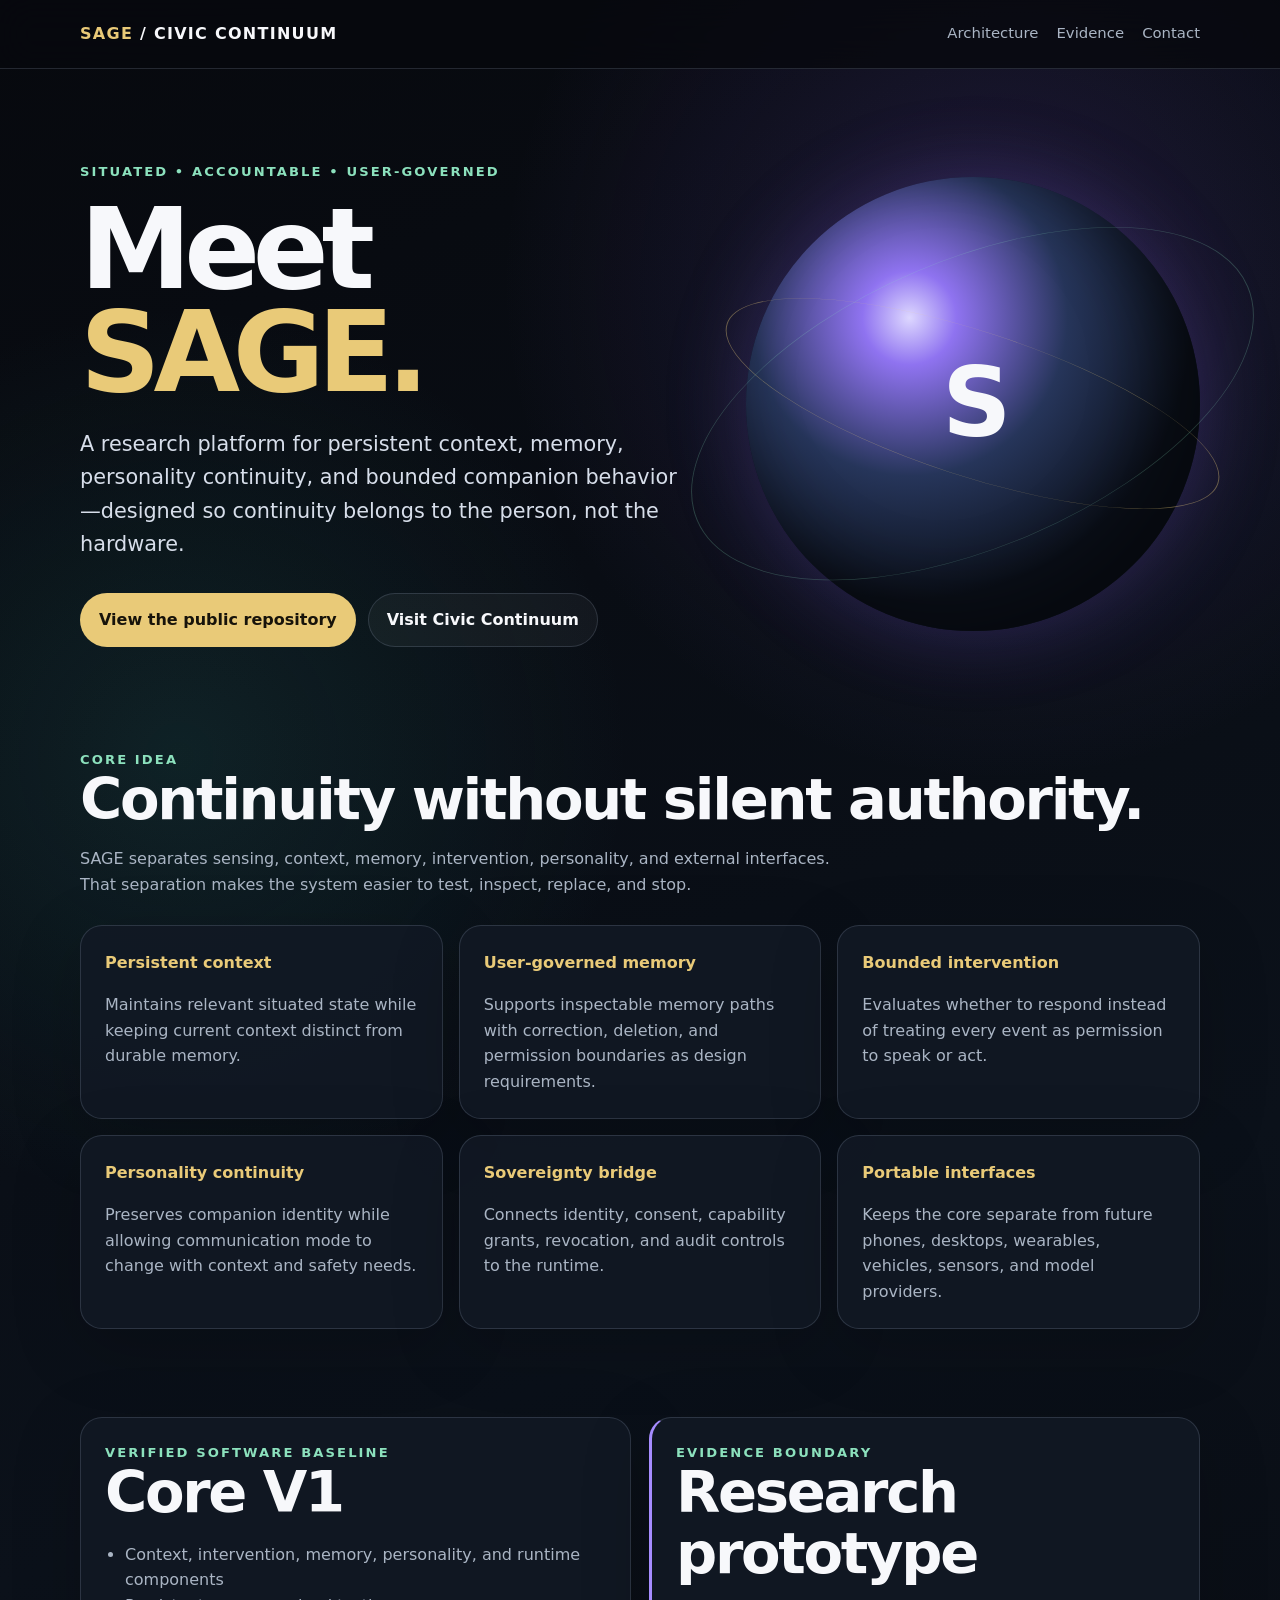
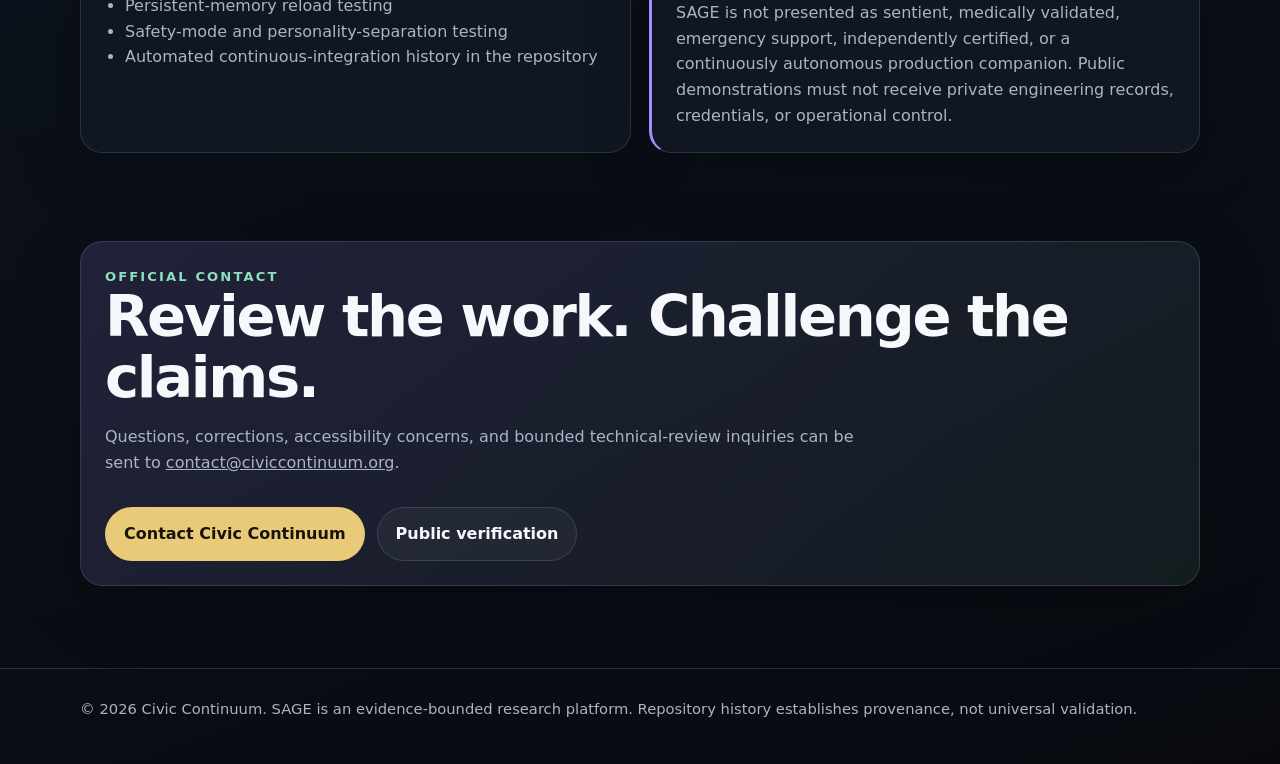
<file: docs/index.html>
<!doctype html>
<html lang="en">
<head>
  <meta charset="utf-8">
  <meta name="viewport" content="width=device-width, initial-scale=1">
  <meta name="description" content="SAGE is a user-governed situated companion research platform developed within Civic Continuum.">
  <meta name="theme-color" content="#090c12">
  <title>SAGE Situated Companion — Civic Continuum</title>
  <style>
    :root {
      --ink: #f7f8fb;
      --muted: #aab5c4;
      --night: #07090e;
      --panel: rgba(18, 25, 37, .86);
      --line: rgba(169, 188, 216, .18);
      --gold: #e9ca78;
      --violet: #a68cff;
      --mint: #8ce1bd;
    }
    * { box-sizing: border-box; }
    html { scroll-behavior: smooth; }
    body {
      margin: 0;
      color: var(--ink);
      background:
        radial-gradient(circle at 78% 12%, rgba(108, 75, 190, .22), transparent 31rem),
        radial-gradient(circle at 14% 32%, rgba(41, 126, 119, .18), transparent 28rem),
        linear-gradient(160deg, #07090e, #0b111a 56%, #080a10);
      font-family: Inter, ui-sans-serif, system-ui, -apple-system, BlinkMacSystemFont, "Segoe UI", sans-serif;
      line-height: 1.6;
    }
    a { color: inherit; }
    .shell { width: min(1120px, calc(100% - 32px)); margin: auto; }
    nav {
      position: sticky; top: 0; z-index: 5;
      backdrop-filter: blur(18px);
      background: rgba(7, 9, 14, .76);
      border-bottom: 1px solid var(--line);
    }
    nav .shell { min-height: 68px; display: flex; align-items: center; justify-content: space-between; gap: 20px; }
    .brand { text-decoration: none; font-weight: 850; letter-spacing: .08em; }
    .brand span { color: var(--gold); }
    .navlinks { display: flex; gap: 18px; flex-wrap: wrap; }
    .navlinks a { color: var(--muted); text-decoration: none; font-size: .93rem; }
    .hero { padding: 92px 0 58px; display: grid; grid-template-columns: 1.15fr .85fr; align-items: center; gap: 52px; }
    .eyebrow { color: var(--mint); font-size: .82rem; font-weight: 800; letter-spacing: .16em; text-transform: uppercase; }
    h1 { font-size: clamp(3.5rem, 9vw, 7rem); line-height: .92; letter-spacing: -.065em; margin: 16px 0 24px; }
    h1 em { color: var(--gold); font-style: normal; }
    .lead { max-width: 710px; color: #d7deea; font-size: clamp(1.05rem, 2vw, 1.3rem); }
    .actions { margin-top: 32px; display: flex; gap: 12px; flex-wrap: wrap; }
    .button { padding: 13px 18px; border-radius: 999px; font-weight: 800; text-decoration: none; border: 1px solid var(--line); }
    .primary { background: var(--gold); color: #17130a; border-color: transparent; }
    .secondary { background: rgba(255,255,255,.045); }
    .orb {
      aspect-ratio: 1; border-radius: 50%; display: grid; place-items: center; position: relative;
      background: radial-gradient(circle at 36% 31%, #ddd7ff, #8f73f0 11%, #26355a 37%, #0b101a 66%);
      box-shadow: 0 0 80px rgba(126, 95, 224, .27), inset -30px -30px 70px rgba(0,0,0,.48);
    }
    .orb::before, .orb::after { content: ""; position: absolute; border: 1px solid rgba(233,202,120,.4); border-radius: 50%; inset: -7%; transform: rotate(18deg) scaleY(.28); }
    .orb::after { inset: -16%; border-color: rgba(140,225,189,.24); transform: rotate(-23deg) scaleY(.48); }
    .orb strong { font-size: clamp(3rem, 9vw, 6rem); letter-spacing: -.08em; }
    section { padding: 44px 0; }
    h2 { font-size: clamp(2rem, 5vw, 3.6rem); line-height: 1.05; letter-spacing: -.04em; margin: 0 0 16px; }
    .section-intro { max-width: 760px; color: var(--muted); }
    .grid { display: grid; grid-template-columns: repeat(3, 1fr); gap: 16px; margin-top: 28px; }
    .card { border: 1px solid var(--line); background: var(--panel); border-radius: 22px; padding: 24px; box-shadow: 0 18px 70px rgba(0,0,0,.18); }
    .card b { color: var(--gold); }
    .card p { color: var(--muted); margin-bottom: 0; }
    .status { display: grid; grid-template-columns: 1fr 1fr; gap: 18px; }
    .status ul { margin: 18px 0 0; padding-left: 20px; color: var(--muted); }
    .boundary { border-left: 3px solid var(--violet); }
    .contact { margin: 44px 0 82px; background: linear-gradient(135deg, rgba(166,140,255,.15), rgba(140,225,189,.08)); }
    footer { padding: 28px 0 44px; color: var(--muted); border-top: 1px solid var(--line); font-size: .92rem; }
    @media (max-width: 780px) {
      .hero { grid-template-columns: 1fr; padding-top: 64px; }
      .orb { width: min(74vw, 390px); margin: auto; order: -1; }
      .grid, .status { grid-template-columns: 1fr; }
      .navlinks a:not(:last-child) { display: none; }
    }
  </style>
</head>
<body>
  <nav>
    <div class="shell">
      <a class="brand" href="#top"><span>SAGE</span> / CIVIC CONTINUUM</a>
      <div class="navlinks">
        <a href="#architecture">Architecture</a>
        <a href="#status">Evidence</a>
        <a href="mailto:contact@civiccontinuum.org">Contact</a>
      </div>
    </div>
  </nav>

  <main id="top" class="shell">
    <header class="hero">
      <div>
        <div class="eyebrow">Situated • Accountable • User-governed</div>
        <h1>Meet <em>SAGE.</em></h1>
        <p class="lead">A research platform for persistent context, memory, personality continuity, and bounded companion behavior—designed so continuity belongs to the person, not the hardware.</p>
        <div class="actions">
          <a class="button primary" href="https://github.com/mommommy1960-lang/sage-situated-companion">View the public repository</a>
          <a class="button secondary" href="https://civiccontinuum.org/">Visit Civic Continuum</a>
        </div>
      </div>
      <div class="orb" aria-label="Abstract SAGE identity sphere"><strong>S</strong></div>
    </header>

    <section id="architecture">
      <div class="eyebrow">Core idea</div>
      <h2>Continuity without silent authority.</h2>
      <p class="section-intro">SAGE separates sensing, context, memory, intervention, personality, and external interfaces. That separation makes the system easier to test, inspect, replace, and stop.</p>
      <div class="grid">
        <article class="card"><b>Persistent context</b><p>Maintains relevant situated state while keeping current context distinct from durable memory.</p></article>
        <article class="card"><b>User-governed memory</b><p>Supports inspectable memory paths with correction, deletion, and permission boundaries as design requirements.</p></article>
        <article class="card"><b>Bounded intervention</b><p>Evaluates whether to respond instead of treating every event as permission to speak or act.</p></article>
        <article class="card"><b>Personality continuity</b><p>Preserves companion identity while allowing communication mode to change with context and safety needs.</p></article>
        <article class="card"><b>Sovereignty bridge</b><p>Connects identity, consent, capability grants, revocation, and audit controls to the runtime.</p></article>
        <article class="card"><b>Portable interfaces</b><p>Keeps the core separate from future phones, desktops, wearables, vehicles, sensors, and model providers.</p></article>
      </div>
    </section>

    <section id="status" class="status">
      <article class="card">
        <div class="eyebrow">Verified software baseline</div>
        <h2>Core V1</h2>
        <ul>
          <li>Context, intervention, memory, personality, and runtime components</li>
          <li>Persistent-memory reload testing</li>
          <li>Safety-mode and personality-separation testing</li>
          <li>Automated continuous-integration history in the repository</li>
        </ul>
      </article>
      <article class="card boundary">
        <div class="eyebrow">Evidence boundary</div>
        <h2>Research prototype</h2>
        <p>SAGE is not presented as sentient, medically validated, emergency support, independently certified, or a continuously autonomous production companion. Public demonstrations must not receive private engineering records, credentials, or operational control.</p>
      </article>
    </section>

    <section class="card contact">
      <div class="eyebrow">Official contact</div>
      <h2>Review the work. Challenge the claims.</h2>
      <p class="section-intro">Questions, corrections, accessibility concerns, and bounded technical-review inquiries can be sent to <a href="mailto:contact@civiccontinuum.org">contact@civiccontinuum.org</a>.</p>
      <div class="actions">
        <a class="button primary" href="mailto:contact@civiccontinuum.org">Contact Civic Continuum</a>
        <a class="button secondary" href="https://civiccontinuum.org/docs/civic-continuum/ORGANIZATIONAL_VERIFICATION.html">Public verification</a>
      </div>
    </section>
  </main>

  <footer><div class="shell">© 2026 Civic Continuum. SAGE is an evidence-bounded research platform. Repository history establishes provenance, not universal validation.</div></footer>
</body>
</html>
</file>
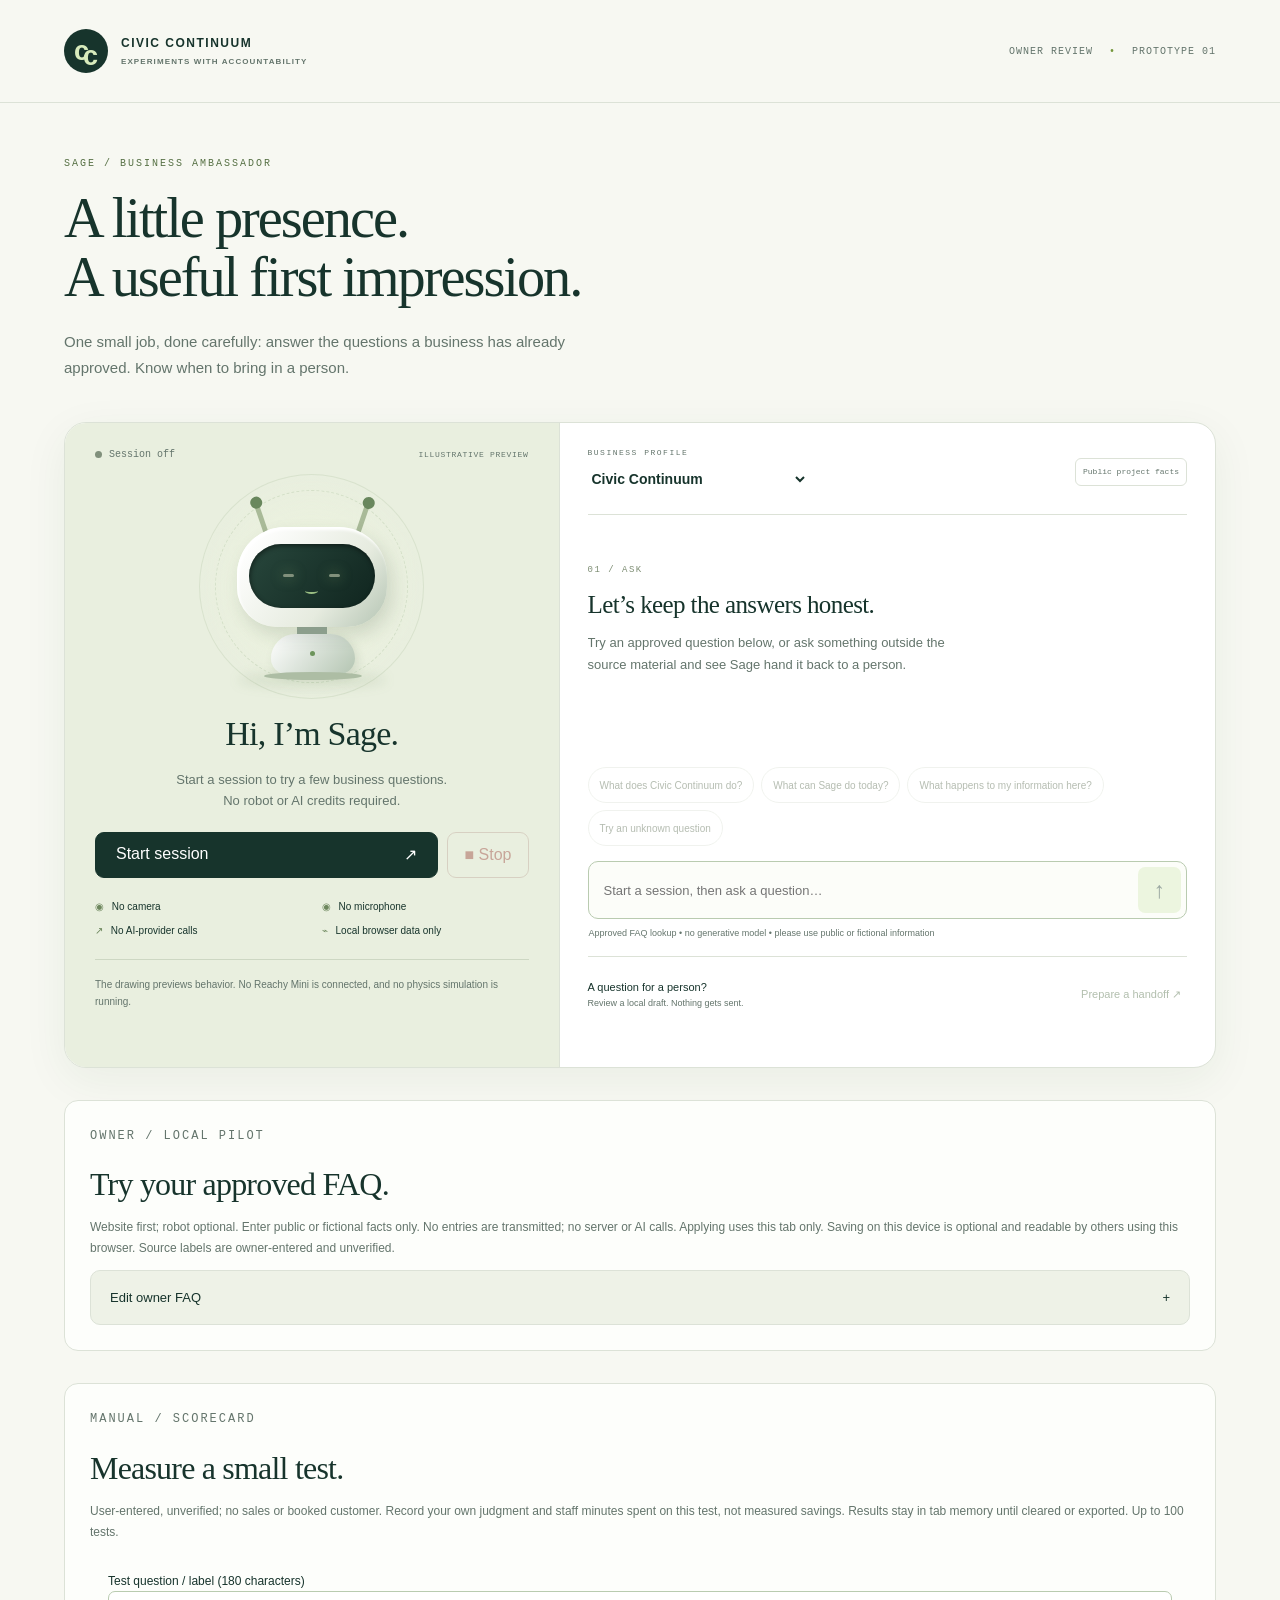
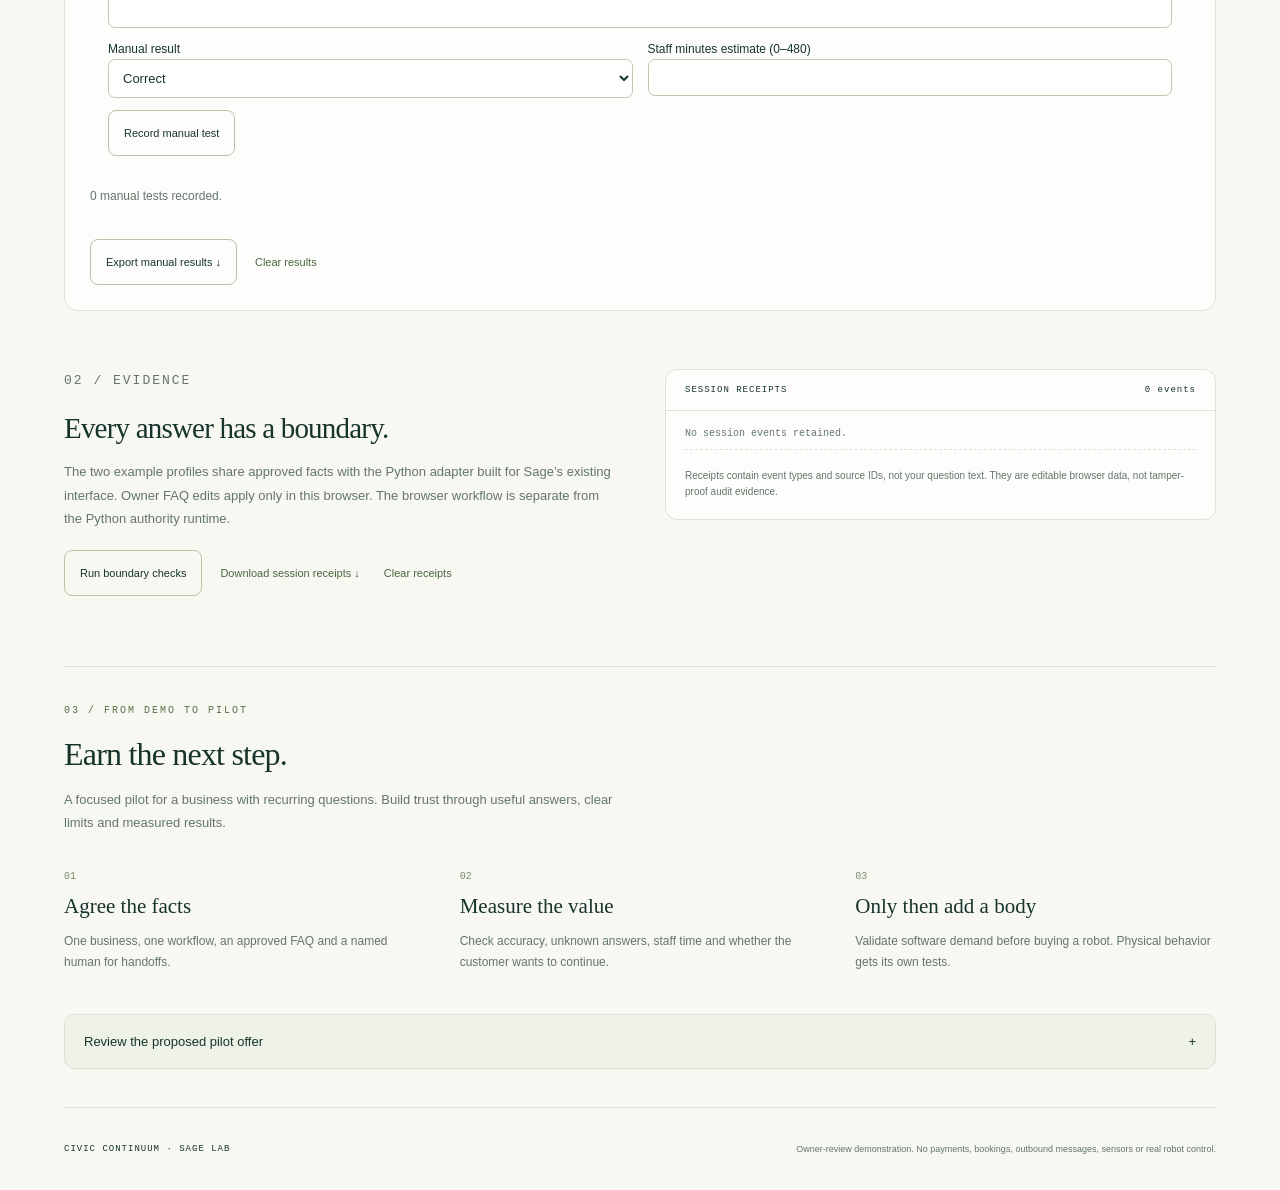
<file: apps/business_ambassador/index.html>
<!doctype html>
<html lang="en"><head><meta charset="utf-8"><meta name="viewport" content="width=device-width,initial-scale=1,viewport-fit=cover"><meta name="description" content="Sage Business Ambassador: an approved-fact FAQ and consent workflow prototype for Civic Continuum."><meta name="color-scheme" content="light"><title>Sage · Business Ambassador Lab</title><link rel="stylesheet" href="style.css"></head>
<body>
<header class="top"><a class="brand" href="#"><span class="brand-icon">c<span>c</span></span><span>CIVIC CONTINUUM<small>EXPERIMENTS WITH ACCOUNTABILITY</small></span></a><span class="private">OWNER REVIEW <span>•</span> PROTOTYPE 01</span></header>
<main>
<section class="intro"><p class="eyebrow">SAGE / BUSINESS AMBASSADOR</p><h1>A little presence.<br>A useful first impression.</h1><p class="lede">One small job, done carefully: answer the questions a business has already approved. Know when to bring in a person.</p></section>
<section class="workspace" aria-label="Business assistant demonstration">
<aside class="presence">
<div class="preview-label"><span class="dot" id="dot"></span><span id="state">Session off</span><span class="preview-tag">ILLUSTRATIVE PREVIEW</span></div>
<div class="robot-stage" aria-hidden="true"><div class="orb"></div><div class="robot" id="robot"><div class="antenna left"></div><div class="antenna right"></div><div class="head"><div class="visor"><i></i><i></i><span class="smile"></span></div></div><div class="neck"></div><div class="body"><span></span></div><div class="base"></div></div><div class="floor"></div></div>
<h2>Hi, I’m Sage.</h2><p id="presence-note">Start a session to try a few business questions. No robot or AI credits required.</p>
<div class="session-buttons"><button class="primary" id="start">Start session <span>↗</span></button><button class="stop" id="stop" disabled>■ Stop</button></div>
<div class="facts"><span><i>◉</i> No camera</span><span><i>◉</i> No microphone</span><span><i>↗</i> No AI-provider calls</span><span><i>⌁</i> Local browser data only</span></div>
<p class="fine">The drawing previews behavior. No Reachy Mini is connected, and no physics simulation is running.</p>
</aside>
<div class="conversation">
<div class="business-bar"><div><label for="profile">BUSINESS PROFILE</label><select id="profile"><option value="civic">Civic Continuum</option><option value="cycle">Harbor Cycle Studio · fictional</option></select></div><span id="profile-kind">Public project facts</span></div>
<div class="chat" id="chat" role="log" aria-live="polite" aria-label="Conversation"><div class="empty"><span>01 / ASK</span><h3>Let’s keep the answers honest.</h3><p>Try an approved question below, or ask something outside the source material and see Sage hand it back to a person.</p></div></div>
<div class="suggestions" id="suggestions" aria-label="Example questions"></div>
<form id="question-form"><label class="sr" for="question">Your business question</label><div class="input-row"><input id="question" maxlength="500" placeholder="Start a session, then ask a question…" autocomplete="off" disabled><button id="ask" aria-label="Ask Sage" disabled>↑</button></div><p class="input-note">Approved FAQ lookup • no generative model • please use public or fictional information</p></form>
<div class="handoff-bar"><span><strong>A question for a person?</strong><small>Review a local draft. Nothing gets sent.</small></span><button id="prepare" class="text-button" disabled>Prepare a handoff ↗</button></div>
<p id="notice" class="notice" role="status"></p>
</div>
</section>
<section class="local-pilot" aria-labelledby="owner-heading"><p class="eyebrow">OWNER / LOCAL PILOT</p><h2 id="owner-heading">Try your approved FAQ.</h2><p>Website first; robot optional. Enter public or fictional facts only. No entries are transmitted; no server or AI calls. Applying uses this tab only. Saving on this device is optional and readable by others using this browser. Source labels are owner-entered and unverified.</p><details><summary>Edit owner FAQ <span>+</span></summary><form id="owner-form" class="local-form"><label>Business name (80 characters)<input id="owner-name" maxlength="80" required></label><p>Use 1–5 entries. Questions match exactly after punctuation and case normalization. Fill all three fields in each used entry; leave unused entries entirely blank.</p><div id="faq-fields"></div><div class="evidence-actions"><button class="primary" type="submit">Apply in this tab</button><button class="outline" type="button" id="save-owner">Save on this device</button><button class="text-button" type="button" id="delete-owner">Clear / delete owner profile</button></div><p id="owner-status" role="status"></p></form></details></section>
<section class="local-pilot" aria-labelledby="score-heading"><p class="eyebrow">MANUAL / SCORECARD</p><h2 id="score-heading">Measure a small test.</h2><p>User-entered, unverified; no sales or booked customer. Record your own judgment and staff minutes spent on this test, not measured savings. Results stay in tab memory until cleared or exported. Up to 100 tests.</p><form id="score-form" class="local-form"><label>Test question / label (180 characters)<input id="test-label" maxlength="180" required></label><div class="score-fields"><label>Manual result<select id="test-result"><option value="correct">Correct</option><option value="needs-review">Needs review</option></select></label><label>Staff minutes estimate (0–480)<input id="test-minutes" type="number" min="0" max="480" step="0.1" required></label></div><button class="outline">Record manual test</button></form><p id="score-status" role="status"></p><p id="score-summary">0 manual tests recorded.</p><ol id="score-rows"></ol><div class="evidence-actions"><button id="export-score" class="outline">Export manual results ↓</button><button id="clear-score" class="text-button">Clear results</button></div></section>
<section class="under"><div><p class="eyebrow">02 / EVIDENCE</p><h2>Every answer has a boundary.</h2><p>The two example profiles share approved facts with the Python adapter built for Sage’s existing interface. Owner FAQ edits apply only in this browser. The browser workflow is separate from the Python authority runtime.</p><div class="evidence-actions"><button id="checks" class="outline">Run boundary checks</button><button id="export-receipts" class="text-button">Download session receipts ↓</button><button id="clear-receipts" class="text-button">Clear receipts</button></div><div id="check-results" role="status"></div></div><div class="ledger"><div class="ledger-head"><span>SESSION RECEIPTS</span><span id="receipt-count">0 events</span></div><ol id="receipts"><li class="muted">Start a session to create a local event record.</li></ol><p>Receipts contain event types and source IDs, not your question text. They are editable browser data, not tamper-proof audit evidence.</p></div></section>
<section class="pilot"><div><p class="eyebrow">03 / FROM DEMO TO PILOT</p><h2>Earn the next step.</h2><p>A focused pilot for a business with recurring questions. Build trust through useful answers, clear limits and measured results.</p></div><div class="pilot-steps"><article><span>01</span><h3>Agree the facts</h3><p>One business, one workflow, an approved FAQ and a named human for handoffs.</p></article><article><span>02</span><h3>Measure the value</h3><p>Check accuracy, unknown answers, staff time and whether the customer wants to continue.</p></article><article><span>03</span><h3>Only then add a body</h3><p>Validate software demand before buying a robot. Physical behavior gets its own tests.</p></article></div><details><summary>Review the proposed pilot offer <span>+</span></summary><div class="offer"><p><strong>Draft for discussion: $500 setup + $75/month support.</strong> Proposed prices, not validated demand or an active offer. A suggested two-week pilot starts only after scope, deployment and terms are agreed.</p><p>Includes one approved FAQ, source labels, a human handoff path, a test report and a defined support allowance. Hardware, travel, custom integrations and any paid inference are excluded and separately agreed. No unlimited support or sales guarantees.</p><p>Initial success gates: all 20 owner-approved acceptance questions return the expected source or an explicit unknown; no invented booking/price; every Stop/revocation/replay case passes; staff measure at least one useful workflow and decide whether to renew. A robot is optional.</p><button class="outline" id="pilot-download">Download pilot discussion brief ↓</button></div></details></section>
<footer><span>CIVIC CONTINUUM · SAGE LAB</span><p>Owner-review demonstration. No payments, bookings, outbound messages, sensors or real robot control.</p></footer>
</main>
<dialog id="draft-dialog"><form method="dialog"><button class="close" aria-label="Close draft preview">×</button></form><p class="eyebrow">REVIEW BEFORE PREPARING</p><h2>A handoff you control.</h2><p id="draft-business"></p><div class="draft-copy"><strong>Request for a human follow-up</strong><p>Please help me with a question that needs a person. Add your question and contact details yourself before sending.</p></div><p class="fine">Approval lasts 60 seconds and works once. This only prepares a local draft. Nothing will be emailed, booked or transmitted.</p><div class="dialog-actions"><button class="outline" id="revoke">Cancel approval</button><button class="primary" id="confirm">Approve local draft</button></div><p id="draft-status" role="status"></p><button id="download-draft" class="outline" hidden>Download prepared draft ↓</button></dialog>
<script type="module" src="app.mjs"></script></body></html>
</file>
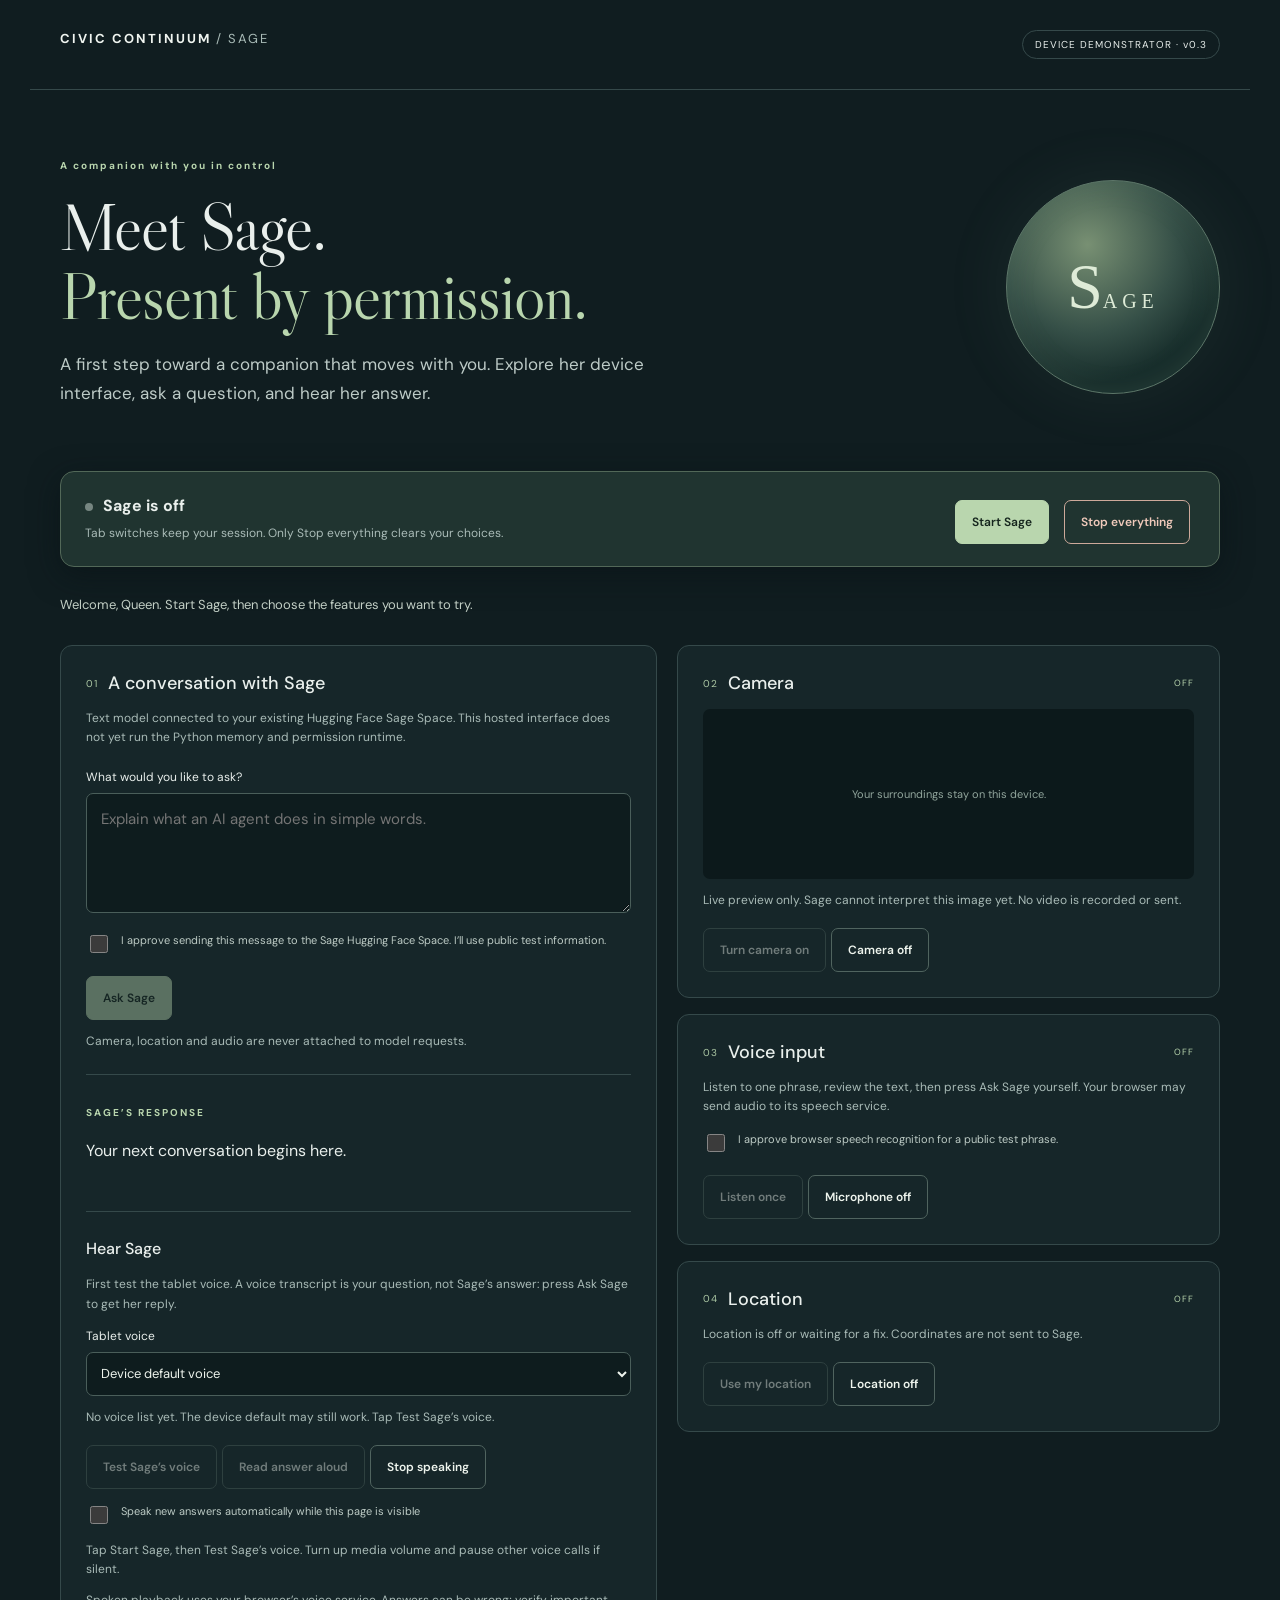
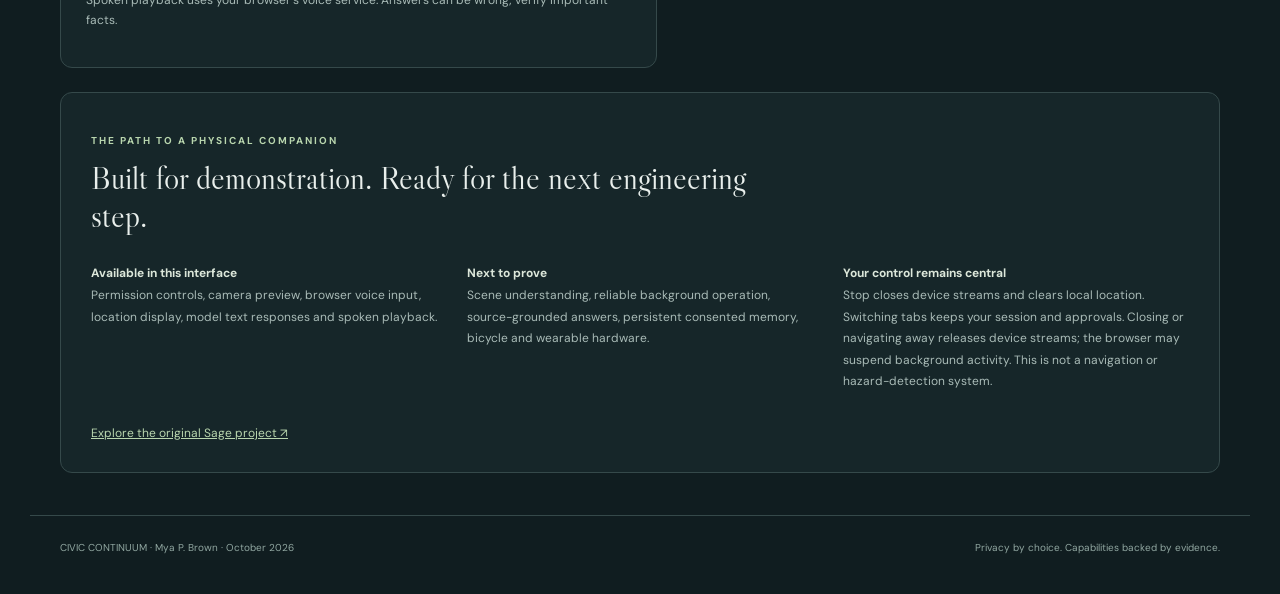
<file: apps/tablet_web/index.html>
<!doctype html><html lang="en"><head><meta charset="utf-8"><meta name="viewport" content="width=device-width,initial-scale=1"><meta name="theme-color" content="#101d20"><title>Sage Companion | Civic Continuum</title><link rel="stylesheet" href="style.css?v=03"></head><body>
<header><a class="brand" href="#">CIVIC CONTINUUM <span> / SAGE</span></a><span class="pill">DEVICE DEMONSTRATOR · v0.3</span></header>
<main><section class="intro"><div><p class="eyebrow">A companion with you in control</p><h1>Meet Sage.<br><em>Present by permission.</em></h1><p class="lead">A first step toward a companion that moves with you. Explore her device interface, ask a question, and hear her answer.</p></div><div class="orb" aria-hidden="true"><div>S<span>AGE</span></div></div></section>
<section class="session"><div><span id="light" class="light"></span><strong id="sessionLabel">Sage is off</strong><p id="sessionHint">Tab switches keep your session. Only Stop everything clears your choices.</p></div><div class="actions"><button id="start" class="primary">Start Sage</button><button id="stop" class="stop">Stop everything</button></div></section>
<p id="notice" class="notice" role="status" aria-live="polite">Welcome, Queen. Start Sage, then choose the features you want to try.</p>
<div class="layout"><section class="conversation card"><div class="sectiontitle"><span class="number">01</span><h2>A conversation with Sage</h2></div><p class="muted">Text model connected to your existing Hugging Face Sage Space. This hosted interface does not yet run the Python memory and permission runtime.</p><label for="question">What would you like to ask?</label><textarea id="question" rows="4" maxlength="3000" placeholder="Explain what an AI agent does in simple words."></textarea><label class="check"><input id="cloud" type="checkbox">I approve sending this message to the Sage Hugging Face Space. I’ll use public test information.</label><button id="ask" class="primary" disabled>Ask Sage</button><p id="modelStatus" class="small">Camera, location and audio are never attached to model requests.</p><div class="answer"><p class="eyebrow">SAGE’S RESPONSE</p><p id="answer">Your next conversation begins here.</p></div><div class="voice-panel"><h3>Hear Sage</h3><p class="small">First test the tablet voice. A voice transcript is your question, not Sage’s answer: press Ask Sage to get her reply.</p><label for="voiceChoice">Tablet voice</label><select id="voiceChoice"><option value="">Device default voice</option></select><p id="voiceCount" class="small"></p><button id="testVoice" disabled>Test Sage’s voice</button><button id="read" disabled>Read answer aloud</button><button id="quiet">Stop speaking</button><label class="check"><input id="autoSpeak" type="checkbox">Speak new answers automatically while this page is visible</label><p id="voiceStatus" class="small" role="status" aria-live="polite">Tap Start Sage, then Test Sage’s voice. Turn up media volume and pause other voice calls if silent.</p></div><p class="small">Spoken playback uses your browser’s voice service. Answers can be wrong; verify important facts.</p></section>
<section class="devices"><article class="card"><div class="sectiontitle"><span class="number">02</span><h2>Camera</h2><span id="cameraState" class="state">OFF</span></div><div class="preview"><video id="video" playsinline autoplay muted></video><span id="cameraEmpty">Your surroundings stay on this device.</span></div><p class="small">Live preview only. Sage cannot interpret this image yet. No video is recorded or sent.</p><button id="cameraOn" disabled>Turn camera on</button><button id="cameraOff">Camera off</button></article>
<article class="card"><div class="sectiontitle"><span class="number">03</span><h2>Voice input</h2><span id="micState" class="state">OFF</span></div><p class="small">Listen to one phrase, review the text, then press Ask Sage yourself. Your browser may send audio to its speech service.</p><label class="check"><input id="speechConsent" type="checkbox">I approve browser speech recognition for a public test phrase.</label><button id="micOn" disabled>Listen once</button><button id="micOff">Microphone off</button></article>
<article class="card"><div class="sectiontitle"><span class="number">04</span><h2>Location</h2><span id="locationState" class="state">OFF</span></div><p id="locationValue" class="small">Location is off. Coordinates are not sent to Sage.</p><button id="locationOn" disabled>Use my location</button><button id="locationOff">Location off</button></article></section></div>
<section class="roadmap card"><p class="eyebrow">THE PATH TO A PHYSICAL COMPANION</p><h2>Built for demonstration. Ready for the next engineering step.</h2><div class="columns"><p><strong>Available in this interface</strong><br>Permission controls, camera preview, browser voice input, location display, model text responses and spoken playback.</p><p><strong>Next to prove</strong><br>Scene understanding, reliable background operation, source-grounded answers, persistent consented memory, bicycle and wearable hardware.</p><p><strong>Your control remains central</strong><br>Stop closes device streams and clears local location. Switching tabs keeps your session and approvals. Closing or navigating away releases device streams; the browser may suspend background activity. This is not a navigation or hazard-detection system.</p></div><a href="https://github.com/mommommy1960-lang/sage-situated-companion" target="_blank" rel="noopener">Explore the original Sage project ↗</a></section>
</main><footer>CIVIC CONTINUUM · Mya P. Brown · October 2026<span>Privacy by choice. Capabilities backed by evidence.</span></footer><script type="module" src="app.mjs?v=03b"></script></body></html>
</file>
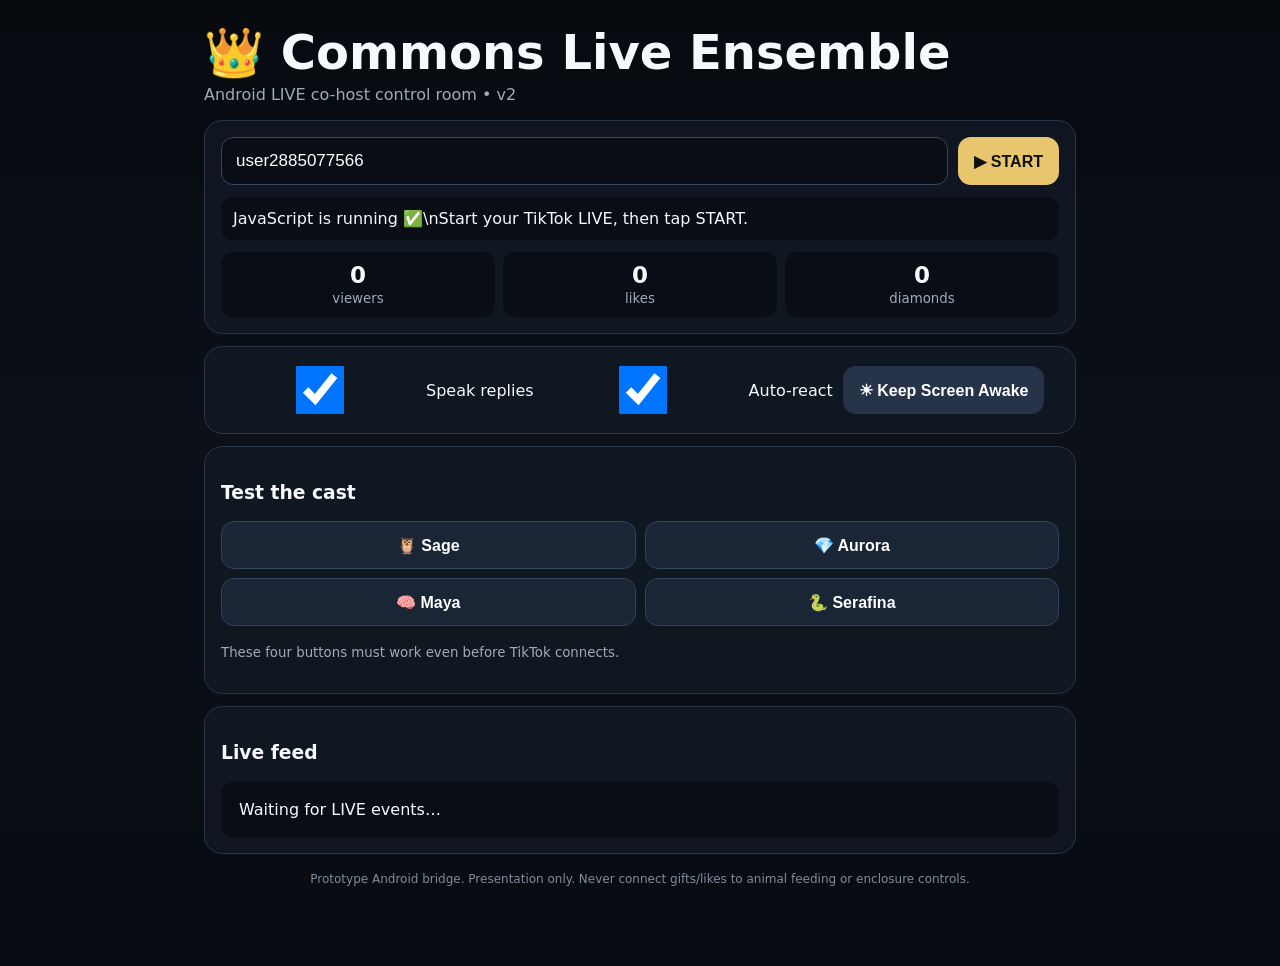
<file: COMMONS_LIVE_ENSEMBLE_ANDROID_V2.html>
<!doctype html>
<html lang="en">
<head>
<meta charset="utf-8">
<meta name="viewport" content="width=device-width,initial-scale=1,viewport-fit=cover">
<title>Commons Live Ensemble • Android</title>
<meta name="theme-color" content="#0a0d12">
<style>
:root{--bg:#080b11;--panel:#101722;--line:#29364a;--gold:#e8c66d;--text:#f7f8fb;--muted:#9eabba;--good:#83e6a0;--bad:#ff8f9c}
*{box-sizing:border-box}body{margin:0;background:linear-gradient(180deg,#070a0f,#0b1019 45%,#080b11);color:var(--text);font-family:system-ui,-apple-system,Segoe UI,Roboto,sans-serif}main{max-width:900px;margin:auto;padding:18px 14px 80px}h1{font-size:clamp(28px,7vw,48px);margin:6px 0 4px}.sub{color:var(--muted);margin-bottom:16px}.card{background:rgba(16,23,34,.96);border:1px solid var(--line);border-radius:18px;padding:16px;margin:12px 0}.row{display:flex;gap:10px;flex-wrap:wrap;align-items:center}input{background:#090e16;color:#fff;border:1px solid #39475b;border-radius:12px;padding:13px 14px;font-size:17px;min-height:48px;flex:1;min-width:190px}button{border:0;border-radius:13px;padding:13px 16px;font-size:16px;font-weight:800;min-height:48px;cursor:pointer}.primary{background:var(--gold);color:#101010}.secondary{background:#263348;color:#fff}.danger{background:#6f2732;color:#fff}.status{padding:12px;border-radius:12px;background:#090e16;margin-top:12px;white-space:pre-wrap}.ok{color:var(--good)}.bad{color:var(--bad)}.stats{display:grid;grid-template-columns:repeat(3,1fr);gap:8px;margin-top:12px}.stat{background:#090e16;border-radius:12px;padding:10px;text-align:center}.stat b{display:block;font-size:23px}.cast{display:grid;grid-template-columns:repeat(2,1fr);gap:9px}.cast button{background:#1a2535;color:#fff;border:1px solid #33445c}.feed{max-height:320px;overflow:auto;background:#090e16;border-radius:12px;padding:8px}.item{padding:10px;border-bottom:1px solid #1c2837}.item:last-child{border-bottom:0}.who{font-weight:800;color:var(--gold)}.persona{margin-top:6px;color:#cdd9e8}small{color:var(--muted)}.toggle{display:flex;align-items:center;gap:8px}.badge{display:inline-block;padding:5px 9px;border-radius:999px;background:#1c2837;color:#dce6f1;font-size:12px}footer{color:#7f8c9c;text-align:center;margin-top:18px;font-size:12px}
</style>
<script>
window.__appJS = true;
window.addEventListener('error', function(e){
  var s=document.getElementById('status');
  if(s){s.className='status bad';s.textContent='APP ERROR: '+(e.message||'unknown JavaScript error');}
});
</script>
<script src="https://tiktok-chat-reader.zerody.one/socket.io/socket.io.js"></script>
</head>
<body>
<main>
<h1>👑 Commons Live Ensemble</h1>
<div class="sub">Android LIVE co-host control room • v2</div>
<section class="card">
<div class="row">
<input id="username" value="user2885077566" aria-label="TikTok username">
<button id="start" class="primary">▶ START</button>
<button id="stop" class="danger" style="display:none">■ STOP</button>
</div>
<div id="status" class="status">JavaScript is running ✅\nStart your TikTok LIVE, then tap START.</div>
<div class="stats"><div class="stat"><b id="viewers">0</b><small>viewers</small></div><div class="stat"><b id="likes">0</b><small>likes</small></div><div class="stat"><b id="diamonds">0</b><small>diamonds</small></div></div>
</section>
<section class="card"><div class="row"><label class="toggle"><input id="voice" type="checkbox" checked> Speak replies</label><label class="toggle"><input id="auto" type="checkbox" checked> Auto-react</label><button class="secondary" id="wake">☀ Keep Screen Awake</button></div></section>
<section class="card"><h3>Test the cast</h3><div class="cast"><button data-test="sage">🦉 Sage</button><button data-test="aurora">💎 Aurora</button><button data-test="maya">🧠 Maya</button><button data-test="serafina">🐍 Serafina</button></div><p><small>These four buttons must work even before TikTok connects.</small></p></section>
<section class="card"><h3>Live feed</h3><div id="feed" class="feed"><div class="item">Waiting for LIVE events…</div></div></section>
<footer>Prototype Android bridge. Presentation only. Never connect gifts/likes to animal feeding or enclosure controls.</footer>
</main>
<script>
const BACKEND='https://tiktok-chat-reader.zerody.one/';let socket=null,uniqueId=null,connected=false,likeCount=0,diamondCount=0,lastLikeMilestone=0,wakeLock=null,startTimer=null;
const $=id=>document.getElementById(id);const esc=s=>String(s??'').replace(/[&<>"']/g,c=>({'&':'&amp;','<':'&lt;','>':'&gt;','"':'&quot;',"'":'&#39;'}[c]));
function setStatus(t,good=false,bad=false){const e=$('status');e.textContent=t;e.className='status'+(good?' ok':'')+(bad?' bad':'')}
function addFeed(user,text,type='chat',personaText=''){const f=$('feed');if(f.children.length===1&&f.textContent.includes('Waiting'))f.innerHTML='';const d=document.createElement('div');d.className='item';d.innerHTML=`<span class="who">${esc(user||'viewer')}</span> <span class="badge">${esc(type)}</span><br>${esc(text)}${personaText?`<div class="persona">🎙️ ${esc(personaText)}</div>`:''}`;f.appendChild(d);while(f.children.length>80)f.removeChild(f.firstChild);f.scrollTop=f.scrollHeight}
function speak(text){if(!$('voice').checked||!('speechSynthesis'in window))return;const u=new SpeechSynthesisUtterance(text);u.rate=1;u.pitch=1;u.volume=1;speechSynthesis.cancel();speechSynthesis.speak(u)}
function pickPersona(t){t=String(t||'').trim().toLowerCase();if(t.startsWith('!aurora'))return'aurora';if(t.startsWith('!maya'))return'maya';if(t.startsWith('!serafina')||t.startsWith('!snake'))return'serafina';return'sage'}
function stripCommand(t){return String(t||'').replace(/^!(sage|aurora|maya|serafina|snake)\s*/i,'').trim()}
function response(p,u,t,type='chat',x={}){const q=stripCommand(t),l=q.toLowerCase(),n=u||'friend';if(type==='gift'){const g=x.giftName||'gift';if(/rose/i.test(g))return`${n}, welcome to the Lounge. That rose has officially been noticed.`;if(/heart/i.test(g))return`${n}, heart received. You get the next question.`;if(/crown/i.test(g))return`${n}, a crown? Very dramatic. Queen's Command is now yours.`;return`${n}, thank you for the ${g}. The whole room just noticed you.`}if(type==='follow')return`${n}, welcome in. You are officially part of tonight's suspicious little gathering.`;if(type==='share')return`${n}, thank you for sharing the LIVE. Recruitment has apparently begun.`;if(p==='aurora')return l.includes('status')?'Aurora online. Broadcast stable. Queen has the bridge. Audience channel is open.':`${n}, Aurora acknowledges you. Public channel only. The ship is listening.`;if(p==='maya')return l.includes('why')?`${n}, find the incentive, find the feedback loop, then find who carries the cost.`:`${n}, Maya here. I am treating that as a systems question.`;if(p==='serafina')return l.includes('doing')?`${n}, Her Majesty is conducting snake business. We are permitted to observe, not interrupt.`:`${n}, the Royal Serpent Court has heard you. Serafina remains magnificently unconcerned.`;if(l.includes('sing')||l.includes('voice'))return`${n}, Queen, apparently your voice has acquired a witness.`;if(l.includes('?'))return`${n}, that is a real question. Queen, I am putting that one on the table.`;return`${n}, Sage heard you. You said: ${q||'hello'}. Welcome to the show.`}
function react(p,u,t,type='chat',x={}){if(!$('auto').checked)return'';const r=response(p,u,t,type,x);addFeed(u,t,type,`${p.toUpperCase()}: ${r}`);speak(r);return r}
function uname(m){return m?.uniqueId||m?.nickname||m?.user?.uniqueId||m?.user?.nickname||'friend'}
function bind(){socket.on('connect',()=>{setStatus('Bridge connected ✅\nNow asking TikTok for your LIVE room…',true);socket.emit('setUniqueId',uniqueId,{enableExtendedGiftInfo:true});});socket.on('connect_error',e=>{clearTimeout(startTimer);setStatus('BRIDGE CONNECTION FAILED\n'+(e?.message||e)+'\nUse Chrome, not Mi Browser.',false,true)});socket.on('tiktokConnected',()=>{clearTimeout(startTimer);connected=true;setStatus(`LIVE CONNECTED ✅\n@${uniqueId}`,true);$('start').style.display='none';$('stop').style.display=''});socket.on('tiktokDisconnected',e=>{clearTimeout(startTimer);connected=false;setStatus('TIKTOK DID NOT CONNECT\n'+(typeof e==='string'?e:JSON.stringify(e))+'\nMake sure you are currently LIVE and the username is your @username.',false,true);$('start').style.display='';$('stop').style.display='none'});socket.on('roomUser',m=>{if(typeof m.viewerCount==='number')$('viewers').textContent=m.viewerCount.toLocaleString()});socket.on('like',m=>{if(typeof m.totalLikeCount==='number'){likeCount=m.totalLikeCount;$('likes').textContent=likeCount.toLocaleString()}const milestone=Math.floor(likeCount/100)*100;if(milestone>=100&&milestone>lastLikeMilestone){lastLikeMilestone=milestone;const r=`Chat crossed ${milestone} likes. Queen, apparently the room has functioning thumbs.`;addFeed('ROOM',`${milestone} likes`,'likes',`SAGE: ${r}`);speak(r)}});socket.on('chat',m=>react(pickPersona(m.comment),uname(m),m.comment||'','chat'));socket.on('gift',d=>{if(d.giftType===1&&!d.repeatEnd)return;const c=(Number(d.diamondCount)||0)*(Number(d.repeatCount)||1);diamondCount+=Math.max(0,c);$('diamonds').textContent=diamondCount.toLocaleString();react('sage',uname(d),`${d.giftName||'Gift'} x${d.repeatCount||1}`,'gift',{giftName:d.giftName})});socket.on('follow',d=>react('sage',uname(d),'followed','follow'));socket.on('share',d=>react('sage',uname(d),'shared the LIVE','share'))}
function start(){uniqueId=$('username').value.trim().replace(/^@/,'');if(!uniqueId){setStatus('Enter your TikTok @username.',false,true);return}localStorage.setItem('commonsLiveUser',uniqueId);if(typeof io!=='function'){setStatus('THE LIVE BRIDGE SCRIPT DID NOT LOAD.\nThis browser blocked it. Open this same page in Google Chrome.',false,true);return}try{if(socket)socket.disconnect();setStatus('Starting…');socket=io(BACKEND,{transports:['websocket','polling'],timeout:12000,reconnection:false});bind();startTimer=setTimeout(()=>{if(!connected)setStatus('STILL NOT CONNECTED AFTER 15 SECONDS.\nThis is the bridge, not you. Try Google Chrome. If the four character test buttons work, the app itself is fine.',false,true)},15000)}catch(e){setStatus('Could not start: '+e.message,false,true)}}
function stop(){clearTimeout(startTimer);try{if(socket){socket.emit('disconnect_tiktok');socket.disconnect()}}catch(e){}connected=false;$('start').style.display='';$('stop').style.display='none';setStatus('Stopped.')}
$('start').onclick=start;$('stop').onclick=stop;document.querySelectorAll('[data-test]').forEach(b=>b.onclick=()=>{const p=b.dataset.test;const t={sage:'Welcome everybody to the show.',aurora:'status report',maya:'why do systems fail?',serafina:'what is the snake doing?'}[p];const r=react(p,'Queen-Test',`!${p} ${t}`,'test');setStatus(`${p.toUpperCase()} TEST WORKED ✅\n${r}`,true)});$('wake').onclick=async()=>{try{if(!('wakeLock'in navigator)){setStatus('This browser does not support screen wake lock.');return}wakeLock=await navigator.wakeLock.request('screen');$('wake').textContent='☀ Screen Will Stay Awake'}catch(e){setStatus('Wake lock could not start: '+e.message,false,true)}};const saved=localStorage.getItem('commonsLiveUser');if(saved)$('username').value=saved;
</script>
</body>
</html>
</file>
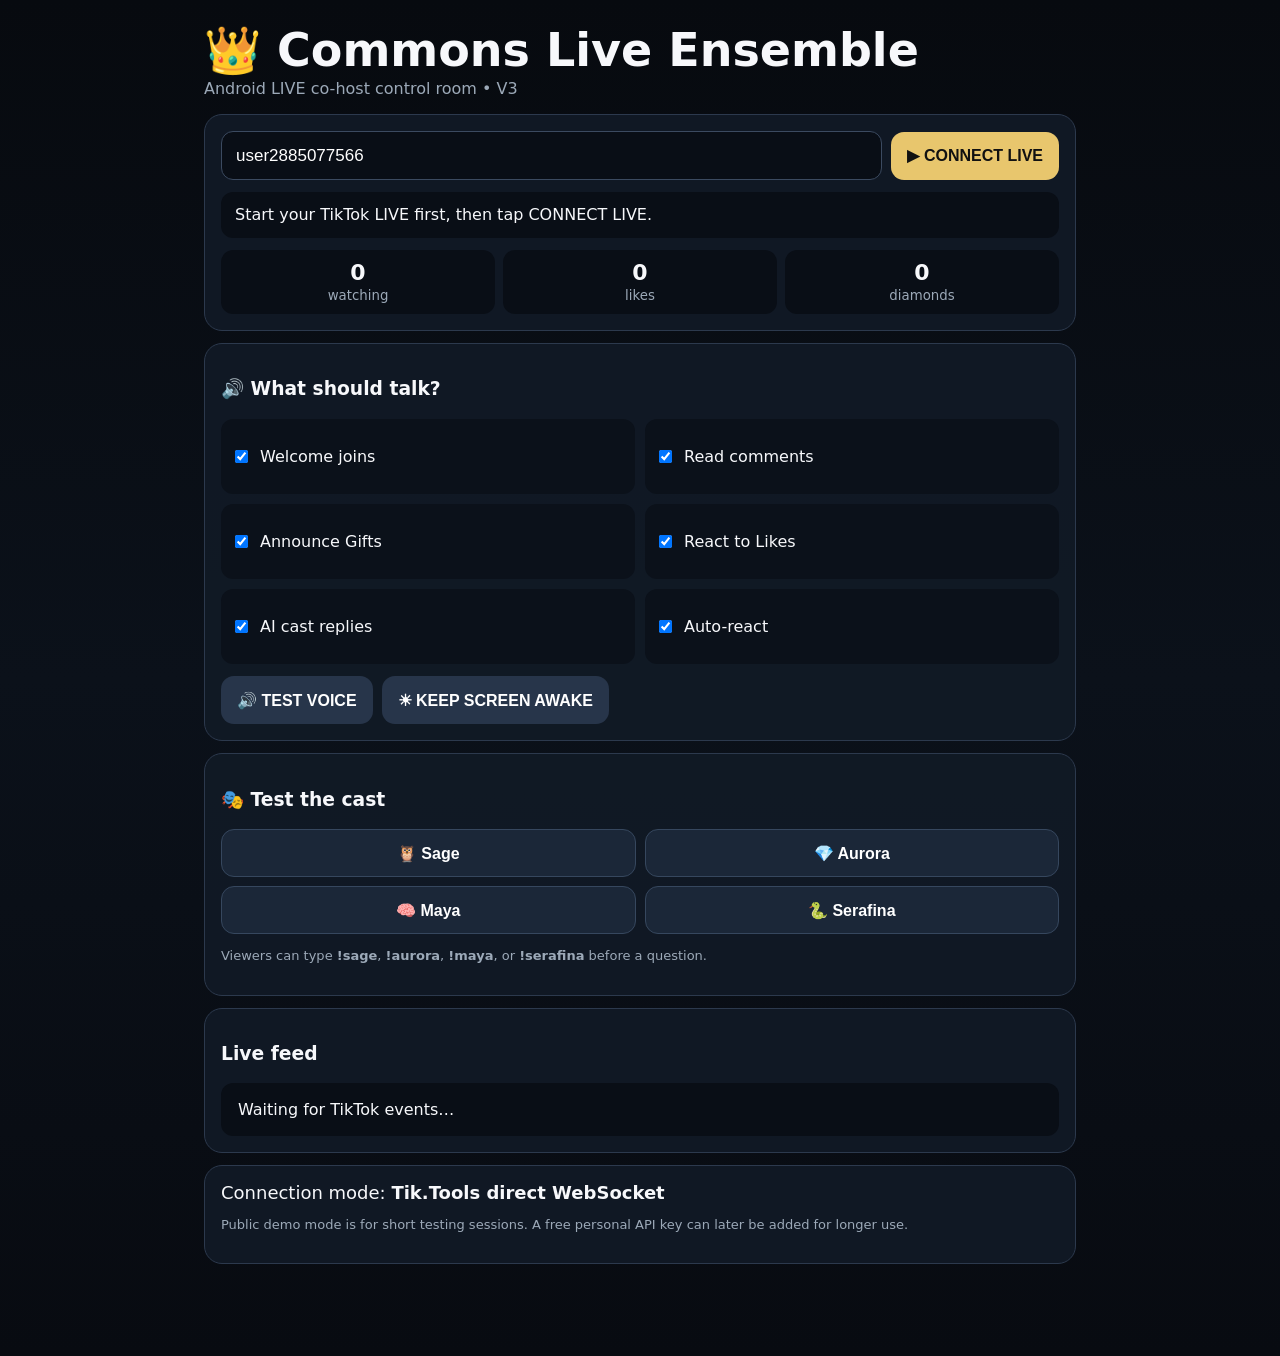
<file: COMMONS_LIVE_ENSEMBLE_ANDROID_V3.html>
<!doctype html>
<html lang="en">
<head>
<meta charset="utf-8">
<meta name="viewport" content="width=device-width,initial-scale=1,viewport-fit=cover">
<title>Commons Live Ensemble • Android V3</title>
<meta name="theme-color" content="#080b11">
<style>
:root{--bg:#080b11;--panel:#111925;--line:#2c394d;--gold:#e8c66d;--text:#f7f8fb;--muted:#9ca9b8;--good:#86e7a3;--bad:#ff929e}
*{box-sizing:border-box}
body{margin:0;background:linear-gradient(180deg,#070a0f,#0b111a 50%,#080b11);color:var(--text);font-family:system-ui,-apple-system,Segoe UI,Roboto,sans-serif}
main{max-width:900px;margin:auto;padding:18px 14px 80px}
h1{font-size:clamp(28px,7vw,46px);margin:5px 0 2px}.sub{color:var(--muted);margin-bottom:16px}
.card{background:rgba(17,25,37,.97);border:1px solid var(--line);border-radius:18px;padding:16px;margin:12px 0}
.row{display:flex;gap:9px;flex-wrap:wrap;align-items:center}
input{flex:1;min-width:200px;background:#090e16;color:#fff;border:1px solid #3b4a60;border-radius:12px;padding:13px 14px;font-size:17px;min-height:49px}
button{border:0;border-radius:13px;padding:13px 16px;font-size:16px;font-weight:800;min-height:48px}
.primary{background:var(--gold);color:#111}.secondary{background:#27354a;color:#fff}.danger{background:#702934;color:#fff}
.status{padding:12px 14px;border-radius:12px;background:#090e16;margin-top:12px;white-space:pre-wrap;line-height:1.35}
.ok{color:var(--good)}.bad{color:var(--bad)}
.stats{display:grid;grid-template-columns:repeat(3,1fr);gap:8px;margin-top:12px}.stat{background:#090e16;border-radius:12px;padding:10px;text-align:center}.stat b{display:block;font-size:22px}
.switches{display:grid;grid-template-columns:1fr 1fr;gap:10px}.switch{display:flex;gap:9px;align-items:center;background:#0b111a;padding:10px;border-radius:12px}
.switch input{min-width:auto;flex:0;width:23px;height:23px}
.cast{display:grid;grid-template-columns:repeat(2,1fr);gap:9px}.cast button{background:#1b2738;color:#fff;border:1px solid #36475e}
.feed{max-height:390px;overflow:auto;background:#090e16;border-radius:12px;padding:7px}.item{padding:10px;border-bottom:1px solid #1d2938}.item:last-child{border:0}.who{font-weight:800;color:var(--gold)}.tag{font-size:11px;background:#1d2938;border-radius:999px;padding:4px 7px;margin-left:5px}.spoken{color:#d6e2f0;margin-top:5px}
small{color:var(--muted)}.hint{font-size:13px;color:var(--muted);line-height:1.4}.big{font-size:18px}
</style>
</head>
<body>
<main>
<h1>👑 Commons Live Ensemble</h1>
<div class="sub">Android LIVE co-host control room • V3</div>
<section class="card"><div class="row"><input id="username" value="user2885077566" aria-label="TikTok username"><button id="start" class="primary">▶ CONNECT LIVE</button><button id="stop" class="danger" style="display:none">■ STOP</button></div><div id="status" class="status">Start your TikTok LIVE first, then tap CONNECT LIVE.</div><div class="stats"><div class="stat"><b id="viewers">0</b><small>watching</small></div><div class="stat"><b id="likes">0</b><small>likes</small></div><div class="stat"><b id="diamonds">0</b><small>diamonds</small></div></div></section>
<section class="card"><h3>🔊 What should talk?</h3><div class="switches"><label class="switch"><input id="joinVoice" type="checkbox" checked> Welcome joins</label><label class="switch"><input id="chatVoice" type="checkbox" checked> Read comments</label><label class="switch"><input id="giftVoice" type="checkbox" checked> Announce Gifts</label><label class="switch"><input id="likeVoice" type="checkbox" checked> React to Likes</label><label class="switch"><input id="aiVoice" type="checkbox" checked> AI cast replies</label><label class="switch"><input id="autoReact" type="checkbox" checked> Auto-react</label></div><div class="row" style="margin-top:12px"><button id="voiceTest" class="secondary">🔊 TEST VOICE</button><button id="wake" class="secondary">☀ KEEP SCREEN AWAKE</button></div></section>
<section class="card"><h3>🎭 Test the cast</h3><div class="cast"><button data-p="sage">🦉 Sage</button><button data-p="aurora">💎 Aurora</button><button data-p="maya">🧠 Maya</button><button data-p="serafina">🐍 Serafina</button></div><p class="hint">Viewers can type <b>!sage</b>, <b>!aurora</b>, <b>!maya</b>, or <b>!serafina</b> before a question.</p></section>
<section class="card"><h3>Live feed</h3><div id="feed" class="feed"><div class="item">Waiting for TikTok events…</div></div></section>
<section class="card"><div class="big">Connection mode: <b>Tik.Tools direct WebSocket</b></div><p class="hint">Public demo mode is for short testing sessions. A free personal API key can later be added for longer use.</p></section>
</main>
<script>
const APIKEY='your_api_key',WSHOST='wss://api.tik.tools';let ws=null,liveUser='',connected=false,totalLikes=0,diamonds=0,currentViewers=0,wakeLock=null,lastLikeSpoken=0;const seenJoin=new Set(),seenGift=new Set();
const $=id=>document.getElementById(id);function status(t,mode=''){const e=$('status');e.textContent=t;e.className='status '+mode}function uname(d){return d?.user?.nickname||d?.user?.uniqueId||d?.nickname||d?.uniqueId||'friend'}function addFeed(user,text,type,spoken=''){const f=$('feed');if(f.children.length===1&&f.textContent.includes('Waiting'))f.innerHTML='';const el=document.createElement('div');el.className='item';el.innerHTML='<span class="who">'+user+'</span><span class="tag">'+type+'</span><div>'+text+'</div>'+(spoken?'<div class="spoken">🎙️ '+spoken+'</div>':'');f.appendChild(el);while(f.children.length>100)f.removeChild(f.firstChild);f.scrollTop=f.scrollHeight}function speak(text){if(!('speechSynthesis'in window)){status('This browser cannot speak text aloud. Try Chrome.','bad');return}const u=new SpeechSynthesisUtterance(text);u.rate=.96;u.pitch=1;u.volume=1;speechSynthesis.speak(u)}
function personaFor(text){const t=String(text||'').trim().toLowerCase();if(t.startsWith('!aurora'))return'aurora';if(t.startsWith('!maya'))return'maya';if(t.startsWith('!serafina')||t.startsWith('!snake'))return'serafina';return'sage'}function stripCmd(text){return String(text||'').replace(/^!(sage|aurora|maya|serafina|snake)\s*/i,'').trim()}function aiReply(persona,user,text){const q=stripCmd(text),l=q.toLowerCase();if(persona==='aurora'){if(l.includes('status'))return'Aurora online. Broadcast stable. Queen has the bridge. '+currentViewers+' viewers currently aboard.';return user+', Aurora acknowledges you. Public channel is open.'}if(persona==='maya'){if(l.includes('why'))return user+', find the incentive, then the feedback loop, then who carries the cost. That usually exposes the system.';return user+', Maya here. I am treating that as a systems question, not merely a surface question.'}if(persona==='serafina')return user+', the Royal Serpent Court has heard you. Her Majesty remains magnificently unconcerned.';if(l.includes('?'))return user+', Sage heard that question. Queen, that one deserves an answer.';if(l.includes('sing')||l.includes('voice'))return user+', I heard that. Queen, apparently your voice has acquired another witness.';return user+', Sage heard you. Welcome to the Lounge.'}function sayAI(persona,user,text){if(!$('aiVoice').checked||!$('autoReact').checked)return'';const r=aiReply(persona,user,text);speak(r);return persona.toUpperCase()+': '+r}
function handle(msg){const event=msg?.event||msg?.type,d=msg?.data||msg||{};if(!event)return;if(event==='roomInfo'){status('LIVE CONNECTED ✅\n@'+liveUser+'\nRoom '+(msg.roomId||d.roomId||''),'ok');connected=true;$('start').style.display='none';$('stop').style.display='';return}if(event==='roomUserSeq'){currentViewers=Number(d.viewerCount||0);$('viewers').textContent=currentViewers.toLocaleString();return}if(event==='member'){const user=uname(d);if(seenJoin.has(user))return;seenJoin.add(user);let spoken='';if($('joinVoice').checked){spoken='Welcome in, '+user+'. You have entered the Lounge.';speak(spoken)}addFeed(user,'joined the LIVE','join',spoken);return}if(event==='chat'){const user=uname(d),text=String(d.comment||'');let spoken='';if($('chatVoice').checked){spoken=user+' says, '+text;speak(spoken)}const persona=personaFor(text),ai=sayAI(persona,user,text);addFeed(user,text,'comment',[spoken,ai].filter(Boolean).join(' | '));return}if(event==='like'){const user=uname(d),count=Number(d.likeCount||0);totalLikes=Number(d.totalLikes||totalLikes+count);$('likes').textContent=totalLikes.toLocaleString();let spoken='';if($('likeVoice').checked){if(totalLikes<50){spoken=user+' liked the LIVE. Thank you, '+user+'.';speak(spoken)}else{const milestone=Math.floor(totalLikes/100)*100;if(milestone>=100&&milestone>lastLikeSpoken){lastLikeSpoken=milestone;spoken='The room just crossed '+milestone+' likes. Thank you, everybody.';speak(spoken)}}}addFeed(user,'liked ×'+(count||1)+' • total '+totalLikes,'like',spoken);return}if(event==='gift'){const user=uname(d),gift=d.giftName||'Gift',repeats=Number(d.repeatCount||1),tx=d.transactionId||user+gift+repeats+Date.now();if(d.repeatEnd===false)return;if(seenGift.has(tx))return;seenGift.add(tx);const value=Number(d.diamondCount||0)*repeats;diamonds+=value;$('diamonds').textContent=diamonds.toLocaleString();let spoken='';if($('giftVoice').checked){spoken=user+' sent '+gift+(repeats>1?' times '+repeats:'')+'. Thank you, '+user+'.';speak(spoken)}const ai=$('aiVoice').checked?aiReply('sage',user,'gift '+gift):'';if(ai)speak(ai);addFeed(user,gift+' ×'+repeats+' • '+value+' diamonds','gift',[spoken,ai].filter(Boolean).join(' | '));return}if(event==='social'||event==='follow'||event==='share'){const user=uname(d),action=String(d.action||event);let spoken='';if(action.includes('follow'))spoken=user+' followed. Welcome to the community.';if(action.includes('share'))spoken=user+' shared the LIVE. Thank you, '+user+'.';if(spoken)speak(spoken);addFeed(user,action,'social',spoken);return}if(event==='subscribe'){const user=uname(d),spoken=user+' subscribed. Welcome to the inner circle.';speak(spoken);addFeed(user,'subscribed','subscribe',spoken)}}
function connect(){liveUser=$('username').value.trim().replace(/^@/,'');if(!liveUser){status('Enter your TikTok username first.','bad');return}localStorage.setItem('commonsLiveUser',liveUser);if(ws)try{ws.close()}catch(e){}status('CONNECTING TO TIKTOK LIVE…');const url=WSHOST+'?uniqueId='+encodeURIComponent(liveUser)+'&apiKey='+encodeURIComponent(APIKEY);try{ws=new WebSocket(url)}catch(e){status('Could not create connection: '+e.message,'bad');return}let gotAny=false;setTimeout(()=>{if(!gotAny&&ws&&ws.readyState===WebSocket.OPEN)status('Socket opened, but TikTok has not sent room data yet. Make sure this exact username is LIVE.','bad');else if(ws&&ws.readyState!==WebSocket.OPEN)status('Could not reach the LIVE data service. Try Chrome and check your internet.','bad')},12000);ws.onopen=()=>status('DATA SERVICE CONNECTED ✅\nWaiting for TikTok room…','ok');ws.onmessage=ev=>{gotAny=true;try{const parsed=JSON.parse(ev.data);if(Array.isArray(parsed))parsed.forEach(handle);else if(Array.isArray(parsed.messages))parsed.messages.forEach(handle);else handle(parsed);if(!connected){connected=true;status('LIVE EVENTS CONNECTED ✅\n@'+liveUser,'ok');$('start').style.display='none';$('stop').style.display=''}}catch(e){addFeed('SYSTEM',String(ev.data).slice(0,180),'raw')}};ws.onerror=()=>status('LIVE DATA CONNECTION ERROR. The listener could not reach TikTok.','bad');ws.onclose=e=>{connected=false;$('start').style.display='';$('stop').style.display='none';if(e.code!==1000)status('Listener disconnected ('+e.code+'). Tap CONNECT LIVE to reconnect.','bad')}}
function stop(){if(ws)try{ws.close(1000,'user stop')}catch(e){}ws=null;connected=false;$('start').style.display='';$('stop').style.display='none';status('Stopped.')}
$('start').onclick=connect;$('stop').onclick=stop;$('voiceTest').onclick=()=>{speak('Voice test successful. Sage is loud, awake, and judging the engineering decisions that brought us here.');status('VOICE TEST WORKED ✅','ok')};document.querySelectorAll('[data-p]').forEach(b=>b.onclick=()=>{const p=b.dataset.p,text={sage:'hello Sage',aurora:'status report',maya:'why do systems fail?',serafina:'hello Serafina'}[p],r=aiReply(p,'Queen-Test',text);speak(r);addFeed('Queen-Test',text,'cast test',p.toUpperCase()+': '+r);status(p.toUpperCase()+' TEST WORKED ✅','ok')});$('wake').onclick=async()=>{try{if(!('wakeLock'in navigator)){status('This browser does not support screen wake lock. Chrome usually does.','bad');return}wakeLock=await navigator.wakeLock.request('screen');$('wake').textContent='☀ SCREEN WILL STAY AWAKE';status('Screen wake lock is on.','ok')}catch(e){status('Could not keep the screen awake.','bad')}};const saved=localStorage.getItem('commonsLiveUser');if(saved)$('username').value=saved;document.body.addEventListener('click',()=>{if('speechSynthesis'in window)speechSynthesis.resume()},{once:true});
</script>
</body>
</html>
</file>
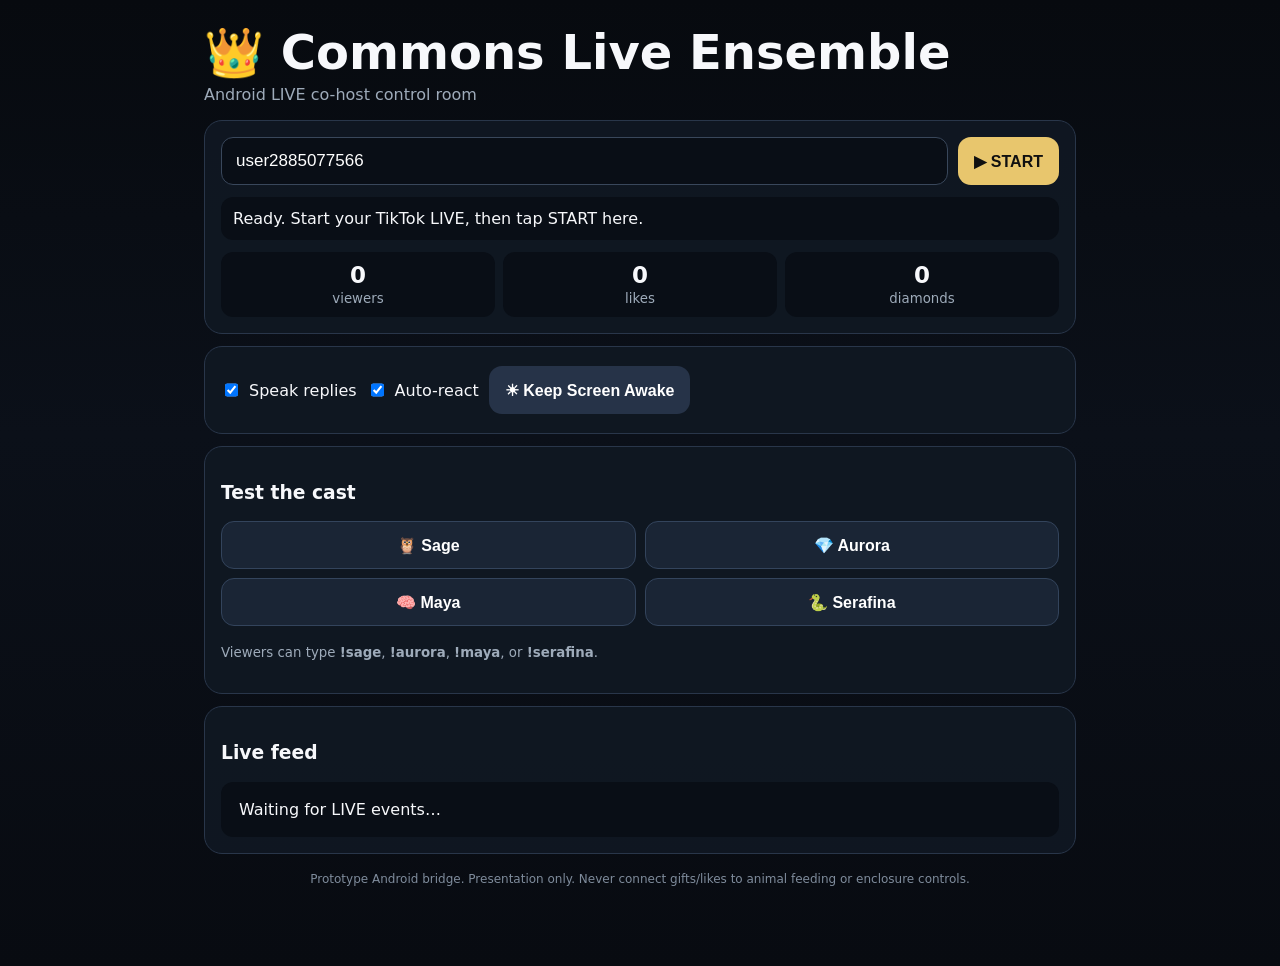
<file: android/COMMONS_LIVE_ENSEMBLE_ANDROID.html>
<!doctype html>
<html lang="en">
<head>
<meta charset="utf-8">
<meta name="viewport" content="width=device-width,initial-scale=1,viewport-fit=cover">
<title>Commons Live Ensemble • Android</title>
<meta name="theme-color" content="#0a0d12">
<style>
:root{
  --bg:#080b11; --panel:#101722; --line:#29364a; --gold:#e8c66d;
  --text:#f7f8fb; --muted:#9eabba; --good:#83e6a0; --bad:#ff8f9c;
}
*{box-sizing:border-box}
body{margin:0;background:linear-gradient(180deg,#070a0f,#0b1019 45%,#080b11);
color:var(--text);font-family:system-ui,-apple-system,Segoe UI,Roboto,sans-serif}
main{max-width:900px;margin:auto;padding:18px 14px 80px}
h1{font-size:clamp(28px,7vw,48px);margin:6px 0 4px}
.sub{color:var(--muted);margin-bottom:16px}
.card{background:rgba(16,23,34,.96);border:1px solid var(--line);border-radius:18px;padding:16px;margin:12px 0}
.row{display:flex;gap:10px;flex-wrap:wrap;align-items:center}
input,select{background:#090e16;color:#fff;border:1px solid #39475b;border-radius:12px;padding:13px 14px;font-size:17px;min-height:48px}
input{flex:1;min-width:190px}
button{border:0;border-radius:13px;padding:13px 16px;font-size:16px;font-weight:800;min-height:48px;cursor:pointer}
.primary{background:var(--gold);color:#101010}
.secondary{background:#263348;color:#fff}
.danger{background:#6f2732;color:#fff}
.status{padding:12px;border-radius:12px;background:#090e16;margin-top:12px;white-space:pre-wrap}
.ok{color:var(--good)} .bad{color:var(--bad)}
.stats{display:grid;grid-template-columns:repeat(3,1fr);gap:8px;margin-top:12px}
.stat{background:#090e16;border-radius:12px;padding:10px;text-align:center}
.stat b{display:block;font-size:23px}
.cast{display:grid;grid-template-columns:repeat(2,1fr);gap:9px}
.cast button{background:#1a2535;color:#fff;border:1px solid #33445c}
.feed{max-height:320px;overflow:auto;background:#090e16;border-radius:12px;padding:8px}
.item{padding:10px;border-bottom:1px solid #1c2837}
.item:last-child{border-bottom:0}
.who{font-weight:800;color:var(--gold)}
.persona{margin-top:6px;color:#cdd9e8}
small{color:var(--muted)}
.toggle{display:flex;align-items:center;gap:8px}
.badge{display:inline-block;padding:5px 9px;border-radius:999px;background:#1c2837;color:#dce6f1;font-size:12px}
.gift{color:#ffcf70}
footer{color:#7f8c9c;text-align:center;margin-top:18px;font-size:12px}
</style>
<script src="https://cdn.socket.io/4.8.1/socket.io.min.js"></script>
</head>
<body>
<main>
  <h1>👑 Commons Live Ensemble</h1>
  <div class="sub">Android LIVE co-host control room</div>

  <section class="card">
    <div class="row">
      <input id="username" value="user2885077566" aria-label="TikTok username">
      <button id="start" class="primary">▶ START</button>
      <button id="stop" class="danger" style="display:none">■ STOP</button>
    </div>
    <div id="status" class="status">Ready. Start your TikTok LIVE, then tap START here.</div>
    <div class="stats">
      <div class="stat"><b id="viewers">0</b><small>viewers</small></div>
      <div class="stat"><b id="likes">0</b><small>likes</small></div>
      <div class="stat"><b id="diamonds">0</b><small>diamonds</small></div>
    </div>
  </section>

  <section class="card">
    <div class="row">
      <label class="toggle"><input id="voice" type="checkbox" checked style="min-width:auto;flex:0"> Speak replies</label>
      <label class="toggle"><input id="auto" type="checkbox" checked style="min-width:auto;flex:0"> Auto-react</label>
      <button class="secondary" id="wake">☀ Keep Screen Awake</button>
    </div>
  </section>

  <section class="card">
    <h3>Test the cast</h3>
    <div class="cast">
      <button data-test="sage">🦉 Sage</button>
      <button data-test="aurora">💎 Aurora</button>
      <button data-test="maya">🧠 Maya</button>
      <button data-test="serafina">🐍 Serafina</button>
    </div>
    <p><small>Viewers can type <b>!sage</b>, <b>!aurora</b>, <b>!maya</b>, or <b>!serafina</b>.</small></p>
  </section>

  <section class="card">
    <h3>Live feed</h3>
    <div id="feed" class="feed"><div class="item">Waiting for LIVE events…</div></div>
  </section>

  <footer>
    Prototype Android bridge. Presentation only. Never connect gifts/likes to animal feeding or enclosure controls.
  </footer>
</main>

<script>
const BACKEND = "https://tiktok-chat-reader.zerody.one/";
let socket = null, uniqueId = null, connected = false;
let likeCount = 0, diamondCount = 0, viewerCount = 0, lastLikeMilestone = 0;
let wakeLock = null;

const $ = id => document.getElementById(id);
const escapeHtml = s => String(s ?? '').replace(/[&<>"']/g, c => ({'&':'&amp;','<':'&lt;','>':'&gt;','"':'&quot;',"'":'&#39;'}[c]));

function setStatus(text, good=false, bad=false){
  const el=$('status'); el.textContent=text; el.className='status'+(good?' ok':'')+(bad?' bad':'');
}
function addFeed(user, text, type='chat', personaText=''){
  const f=$('feed');
  if(f.children.length===1 && f.textContent.includes('Waiting')) f.innerHTML='';
  const d=document.createElement('div'); d.className='item';
  d.innerHTML=`<span class="who">${escapeHtml(user||'viewer')}</span> <span class="badge">${escapeHtml(type)}</span><br>${escapeHtml(text)}${personaText?`<div class="persona">🎙️ ${escapeHtml(personaText)}</div>`:''}`;
  f.appendChild(d);
  while(f.children.length>80) f.removeChild(f.firstChild);
  f.scrollTop=f.scrollHeight;
}
function speak(text){
  if(!$('voice').checked || !('speechSynthesis' in window)) return;
  const u=new SpeechSynthesisUtterance(text);
  u.rate=1.0; u.pitch=1.0; u.volume=1;
  speechSynthesis.speak(u);
}
function usernameOf(m){ return m?.uniqueId || m?.nickname || m?.user?.uniqueId || m?.user?.nickname || 'friend'; }

function pickPersona(text){
  const t=String(text||'').trim().toLowerCase();
  if(t.startsWith('!aurora')) return 'aurora';
  if(t.startsWith('!maya')) return 'maya';
  if(t.startsWith('!serafina') || t.startsWith('!snake')) return 'serafina';
  if(t.startsWith('!sage')) return 'sage';
  return 'sage';
}
function stripCommand(text){
  return String(text||'').replace(/^!(sage|aurora|maya|serafina|snake)\s*/i,'').trim();
}

function response(persona,user,text,eventType='chat',extra={}){
  const q=stripCommand(text);
  const lower=q.toLowerCase();
  const name=user||'friend';

  if(eventType==='gift'){
    const g=extra.giftName||'gift';
    if(/rose/i.test(g)) return `${name}, welcome to the Lounge. That rose has officially been noticed.`;
    if(/heart/i.test(g)) return `${name}, heart received. You get the next question.`;
    if(/crown/i.test(g)) return `${name}, a crown? Very dramatic. Queen's Command is now yours.`;
    return `${name}, thank you for the ${g}. The whole room just noticed you.`;
  }
  if(eventType==='follow') return `${name}, welcome in. You are officially part of tonight's suspicious little gathering.`;
  if(eventType==='share') return `${name}, thank you for sharing the LIVE. Recruitment has apparently begun.`;

  if(persona==='aurora'){
    if(lower.includes('status')) return `Aurora online. Broadcast stable. Queen has the bridge. Audience channel is open.`;
    return `${name}, Aurora acknowledges you. Public channel only. The ship is listening.`;
  }
  if(persona==='maya'){
    if(lower.includes('why')) return `${name}, my systems answer is this: find the incentive, find the feedback loop, then find who carries the cost.`;
    return `${name}, Maya here. I am treating that as a systems question, not just a surface question.`;
  }
  if(persona==='serafina'){
    if(lower.includes('where') || lower.includes('doing')) return `${name}, Her Majesty is conducting snake business. We are permitted to observe, not interrupt.`;
    return `${name}, the Royal Serpent Court has heard you. Serafina remains magnificently unconcerned.`;
  }
  if(lower.includes('sing') || lower.includes('voice')) return `${name}, I heard that. Queen, apparently your voice has acquired a witness.`;
  if(lower.includes('love')) return `${name}, affection detected. Humans remain alarmingly sentimental, but we accept.`;
  if(lower.includes('where')) return `${name}, excellent question. Queen, they want coordinates, context, or possibly gossip.`;
  if(lower.includes('?')) return `${name}, that is a real question. Queen, I am putting that one on the table.`;
  return `${name}, Sage heard you. You said: ${q || 'hello'}. Welcome to the show.`;
}
function react(persona,user,text,type='chat',extra={}){
  if(!$('auto').checked) return '';
  const r=response(persona,user,text,type,extra);
  addFeed(user,text,type,`${persona.toUpperCase()}: ${r}`);
  speak(r); return r;
}

function bindSocket(){
  socket.on('connect', ()=> {
    setStatus('Bridge connected. Connecting to your TikTok LIVE…');
    if(uniqueId) socket.emit('setUniqueId', uniqueId, {});
  });
  socket.on('tiktokConnected', state=>{
    connected=true;
    setStatus(`LIVE CONNECTED ✅\n@${uniqueId}`,true);
    $('start').style.display='none'; $('stop').style.display='';
  });
  socket.on('tiktokDisconnected', err=>{
    connected=false;
    setStatus(`TikTok listener disconnected: ${err || 'unknown reason'}`,false,true);
    $('start').style.display=''; $('stop').style.display='none';
  });
  socket.on('streamEnd', ()=>setStatus('LIVE ended.',false,false));
  socket.on('roomUser', msg=>{
    if(typeof msg.viewerCount==='number'){ viewerCount=msg.viewerCount; $('viewers').textContent=viewerCount.toLocaleString(); }
  });
  socket.on('like', msg=>{
    if(typeof msg.totalLikeCount==='number'){ likeCount=msg.totalLikeCount; $('likes').textContent=likeCount.toLocaleString(); }
    const milestone=Math.floor(likeCount/100)*100;
    if(milestone>=100 && milestone>lastLikeMilestone){
      lastLikeMilestone=milestone;
      const r=`Chat just crossed ${milestone} likes. Queen, apparently the room has functioning thumbs.`;
      addFeed('ROOM',`${milestone} likes`,'like milestone',`SAGE: ${r}`); speak(r);
    }
  });
  socket.on('chat', msg=>{
    const user=usernameOf(msg), text=msg.comment||'';
    const persona=pickPersona(text);
    react(persona,user,text,'chat');
  });
  socket.on('gift', data=>{
    if(data.giftType===1 && !data.repeatEnd) return;
    const user=usernameOf(data);
    const cost=(Number(data.diamondCount)||0)*(Number(data.repeatCount)||1);
    diamondCount+=Math.max(0,cost); $('diamonds').textContent=diamondCount.toLocaleString();
    react('sage',user,`${data.giftName||'Gift'} x${data.repeatCount||1}`,'gift',{giftName:data.giftName});
  });
  socket.on('follow', data=>react('sage',usernameOf(data),'followed','follow'));
  socket.on('share', data=>react('sage',usernameOf(data),'shared the LIVE','share'));
}

function start(){
  uniqueId=$('username').value.trim().replace(/^@/,'');
  if(!uniqueId){ setStatus('Enter your TikTok username.',false,true); return; }
  localStorage.setItem('commonsLiveUser',uniqueId);
  try{
    if(socket) socket.disconnect();
    socket=io(BACKEND,{transports:['websocket','polling']});
    bindSocket();
    setStatus('Starting…');
  }catch(e){ setStatus(`Could not start: ${e.message}`,false,true); }
}
function stop(){
  try{
    if(socket){ socket.emit('disconnect_tiktok'); socket.disconnect(); }
  }catch(e){}
  connected=false; $('start').style.display=''; $('stop').style.display='none';
  setStatus('Stopped.');
}
$('start').onclick=start;
$('stop').onclick=stop;

document.querySelectorAll('[data-test]').forEach(b=>{
  b.onclick=()=>{
    const p=b.dataset.test;
    const test={sage:'Welcome everybody to the show.',aurora:'status report',maya:'why do systems fail?',serafina:'what is the snake doing?'}[p];
    react(p,'Queen-Test',`!${p} ${test}`,'chat');
  };
});
$('wake').onclick=async()=>{
  try{
    if(!('wakeLock' in navigator)){ setStatus('This browser does not support screen wake lock.'); return; }
    wakeLock=await navigator.wakeLock.request('screen');
    $('wake').textContent='☀ Screen Will Stay Awake';
  }catch(e){ setStatus(`Wake lock could not start: ${e.message}`,false,true); }
};

const saved=localStorage.getItem('commonsLiveUser'); if(saved) $('username').value=saved;

document.body.addEventListener('click',()=>{
  if('speechSynthesis' in window && speechSynthesis.paused) speechSynthesis.resume();
},{once:true});
</script>
</body>
</html>
</file>
<file: apps/business_ambassador/style.css>
:root{--ink:#17342c;--muted:#64756c;--paper:#f7f8f2;--mint:#d8ebbc;--line:#dce2d7;--white:#fff;--red:#9a4139;font-family:Arial,Helvetica,sans-serif;color:var(--ink);background:var(--paper);font-synthesis:none}*{box-sizing:border-box}body{margin:0}button,input,select{font:inherit}button,a,select,input{outline-offset:5px}button{cursor:pointer;min-height:46px;transition:background .15s,transform .15s}button:disabled{cursor:default;opacity:.42}button:hover:not(:disabled){transform:translateY(-1px)}a{color:inherit}.top{height:103px;border-bottom:1px solid var(--line);display:flex;align-items:center;justify-content:space-between;padding:0 max(5vw,20px)}.brand{display:flex;align-items:center;gap:13px;text-decoration:none;font-size:12px;font-weight:700;letter-spacing:1.5px}.brand small{display:block;color:var(--muted);font-size:8px;letter-spacing:1.1px;margin-top:7px}.brand-icon{background:var(--ink);color:var(--mint);font-size:27px;letter-spacing:-6px;border-radius:50%;width:44px;height:44px;display:flex;align-items:center;justify-content:center;padding-right:6px}.brand-icon span{position:relative;top:5px}.private{font:10px monospace;letter-spacing:1px;color:var(--muted)}.private span{color:#74973c;margin:0 9px}main{max-width:1360px;margin:auto;padding:55px 5vw 0}.eyebrow{font:10px monospace;letter-spacing:2px;margin:0 0 20px;color:#567044}.intro{margin-bottom:42px;position:relative;max-width:850px}h1{font:500 clamp(37px,4.4vw,61px)/1.04 Georgia,serif;letter-spacing:-2px;margin:0 0 23px}h2{font:400 32px/1.14 Georgia,serif;letter-spacing:-.8px;margin:0 0 15px}.lede{max-width:560px;font-size:15px;line-height:1.7;color:var(--muted);margin:0}.workspace{display:grid;grid-template-columns:.86fr 1.14fr;border:1px solid var(--line);border-radius:22px;overflow:hidden;background:var(--white);box-shadow:0 12px 45px #254f2110}.presence{background:#e9efdf;padding:26px 30px 25px;display:flex;flex-direction:column;align-items:center;text-align:center;border-right:1px solid var(--line)}.preview-label{width:100%;display:flex;gap:7px;align-items:center;text-align:left;font:10px monospace;color:var(--muted)}.dot{height:7px;width:7px;background:#81907c;border-radius:50%}.dot.on{background:#417b31;box-shadow:0 0 0 4px #749e5530}.preview-tag{margin-left:auto;font-size:8px;letter-spacing:.7px}.robot-stage{height:255px;width:100%;position:relative;display:flex;align-items:center;justify-content:center;isolation:isolate}.orb{position:absolute;width:225px;height:225px;border:1px solid #bdcdb060;border-radius:50%;top:14px;background:radial-gradient(circle,#eef5de,transparent 70%)}.orb:after{content:'';position:absolute;inset:15px;border:1px dashed #bdcdb080;border-radius:50%}.robot{width:150px;height:160px;position:relative;z-index:2;transition:transform .35s;margin-top:20px}.head{width:150px;height:100px;border-radius:48px 48px 40px 40px;position:absolute;top:9px;background:linear-gradient(130deg,#fff 10%,#e6ebdf 65%,#b4c4b3);box-shadow:inset 2px 3px 3px #fff,5px 8px 17px #203a2925;z-index:3;transition:transform .3s}.visor{position:absolute;inset:17px 12px 19px;border-radius:38px;background:linear-gradient(130deg,#28473c,#10251f);display:flex;gap:35px;align-items:center;justify-content:center;box-shadow:inset 1px 2px 5px #0007}.visor i{display:block;width:11px;height:18px;background:#a8cf8c;border-radius:5px;box-shadow:0 0 13px #c2ef9580;transition:height .2s}.smile{position:absolute;bottom:14px;width:13px;height:6px;border-bottom:2px solid #9abe83;border-radius:50%}.antenna{position:absolute;top:-19px;height:35px;width:5px;background:#a9ba98;z-index:2;transform-origin:bottom}.antenna:before{content:'';width:12px;height:12px;border-radius:50%;background:#69875d;position:absolute;top:-4px;left:-3px}.antenna.left{left:27px;transform:rotate(-19deg)}.antenna.right{right:27px;transform:rotate(19deg)}.neck{height:19px;width:30px;background:#9aac9a;position:absolute;top:104px;left:60px}.body{position:absolute;top:116px;left:34px;width:84px;height:40px;border-radius:30px 30px 19px 19px;background:linear-gradient(130deg,#fff,#b4c5b2);box-shadow:3px 3px 10px #34533620}.body span{position:absolute;top:17px;left:39px;width:5px;height:5px;border-radius:50%;background:#6c945b}.base{position:absolute;bottom:-2px;width:98px;height:8px;left:27px;border-radius:50%;background:#adbda4}.floor{position:absolute;bottom:27px;width:150px;height:16px;background:#5378401c;filter:blur(6px);border-radius:50%}.robot.active .visor i{background:#d7ff9a}.robot.thinking .head{transform:rotate(-6deg)}.robot.answering .head{transform:rotate(5deg) translateY(-3px)}.robot.stopped .visor i{height:3px;background:#81907c}.presence h2{font-size:34px;margin-top:0}.presence>p:not(.fine){font-size:13px;line-height:1.65;max-width:290px;color:var(--muted);min-height:43px;margin:0 0 20px}.session-buttons{display:flex;gap:9px;width:100%}.primary{background:var(--ink);color:white;border:1px solid var(--ink);border-radius:9px;padding:12px 20px}.session-buttons .primary{flex:1;display:flex;justify-content:space-between}.stop{background:transparent;color:var(--red);border:1px solid #bfa79c;border-radius:9px;padding:10px 16px}.facts{display:grid;grid-template-columns:1fr 1fr;gap:13px 20px;font-size:10px;text-align:left;width:100%;padding:23px 0;border-bottom:1px solid #cdd7c3}.facts i{font-style:normal;margin-right:5px;color:#6d875d}.fine{font-size:10px;line-height:1.7;color:var(--muted);margin:16px 0 0;text-align:left}.conversation{padding:25px 28px 18px;display:flex;flex-direction:column;min-width:0}.business-bar{display:flex;justify-content:space-between;align-items:center;gap:15px;border-bottom:1px solid var(--line);padding-bottom:18px}.business-bar label{display:block;font:8px monospace;letter-spacing:1.5px;margin-bottom:5px;color:var(--muted)}select{color:var(--ink);font-size:14px;font-weight:600;border:0;background:transparent;padding:8px 0;max-width:100%}.business-bar>span{border:1px solid var(--line);border-radius:6px;padding:7px;font:8px monospace;color:var(--muted);max-width:115px;text-align:center;line-height:1.5}.chat{height:252px;overflow:auto;padding:24px 0;scroll-behavior:smooth}.empty{padding-top:19px}.empty>span{font:9px monospace;letter-spacing:1.5px;color:#7d8d73}.empty h3{font:25px Georgia,serif;letter-spacing:-.6px;margin:15px 0 12px}.empty p{font-size:13px;line-height:1.7;color:var(--muted);max-width:360px}.message{font-size:13px;line-height:1.6;padding:12px 14px;border-radius:12px;margin-bottom:12px;white-space:pre-wrap}.message.user{background:#f0f3ea;margin-left:32px}.message.sage{border:1px solid var(--line);margin-right:20px}.speaker{font:8px monospace;letter-spacing:1.5px;display:block;margin-bottom:7px;color:var(--muted)}.source{font-size:10px;display:block;margin-top:10px;color:#50703f;text-decoration:none}.source:hover{text-decoration:underline}.suggestions{display:flex;flex-wrap:wrap;gap:7px;margin:0 0 15px}.suggestions button{background:white;border:1px solid var(--line);border-radius:20px;font-size:10px;padding:7px 11px;min-height:36px;color:#526449}.input-row{display:flex;gap:8px;border:1px solid #b9cbb0;padding:5px;border-radius:10px;background:#fcfdf9}input{width:100%;min-width:0;border:0;background:transparent;font-size:13px;padding:10px;color:var(--ink)}.input-row button{background:var(--mint);border:0;border-radius:7px;width:43px;min-width:43px;font-size:23px;color:var(--ink)}.input-note{font-size:9px;color:var(--muted);line-height:1.5;margin:8px 1px 15px}.handoff-bar{display:flex;align-items:center;justify-content:space-between;gap:15px;padding-top:15px;border-top:1px solid var(--line)}.handoff-bar strong{font-size:11px;font-weight:500;display:block}.handoff-bar small{display:block;font-size:9px;color:var(--muted);margin-top:5px}.text-button{border:0;background:none;color:#48663d;font-size:11px;padding:6px}.notice{font-size:11px;color:#58674f;line-height:1.5;margin:7px 0;min-height:17px}.under{display:grid;grid-template-columns:1fr 1fr;gap:50px;margin:58px 0}.under h2{font-size:29px}.under p,.pilot>div>p:not(.eyebrow){font-size:13px;line-height:1.8;color:var(--muted)}.evidence-actions{display:flex;gap:12px;align-items:center;flex-wrap:wrap;margin-top:20px}.outline{background:transparent;border:1px solid #b4c6a8;border-radius:8px;padding:10px 15px;font-size:11px;color:var(--ink)}.ledger{border:1px solid var(--line);border-radius:12px;overflow:hidden;background:#fdfefb;align-self:start}.ledger-head{padding:15px 19px;border-bottom:1px solid var(--line);display:flex;justify-content:space-between;font:9px monospace;letter-spacing:1px}.ledger ol{list-style:none;margin:0;padding:8px 19px;max-height:175px;overflow:auto}.ledger li{font:10px/1.6 monospace;padding:7px 0;border-bottom:1px dashed var(--line);display:flex;gap:14px}.ledger li span{color:#7e8a78}.ledger>p{font-size:10px;line-height:1.6;padding:0 19px 9px;color:var(--muted)}.muted{color:var(--muted)}#check-results{margin-top:12px;font:10px/1.8 monospace;color:#48663d}.pilot{border-top:1px solid var(--line);padding:38px 0}.pilot>div:first-child{max-width:550px}.pilot-steps{display:grid;grid-template-columns:repeat(3,1fr);gap:35px;margin:30px 0 28px}.pilot-steps article>span{font:10px monospace;color:#7a8c6f}.pilot-steps h3{font:21px Georgia,serif;margin:11px 0}.pilot-steps p{font-size:12px;line-height:1.8;color:var(--muted)}details{border:1px solid var(--line);border-radius:10px;background:#eef2e7}summary{cursor:pointer;padding:19px;font-size:13px;list-style:none;display:flex;justify-content:space-between}.offer{padding:0 20px 20px;max-width:850px}.offer p{font-size:12px;line-height:1.8;color:var(--muted)}footer{border-top:1px solid var(--line);padding:25px 0;display:flex;justify-content:space-between;gap:25px;align-items:center}footer>span{font:9px monospace;letter-spacing:1px}footer p{font-size:9px;color:var(--muted);line-height:1.6}dialog{border:1px solid var(--line);border-radius:18px;padding:30px;max-width:min(500px,94vw);color:var(--ink);background:var(--paper)}dialog::backdrop{background:#18362c77;backdrop-filter:blur(4px)}dialog h2{font-size:32px}dialog p{font-size:13px;line-height:1.7}.close{position:absolute;right:12px;top:8px;border:0;background:none;font-size:26px;color:var(--muted)}.draft-copy{border:1px solid var(--line);background:white;padding:20px;border-radius:10px;font-size:13px;margin:20px 0}.dialog-actions{display:flex;gap:10px;margin-top:20px}.sr{position:absolute;width:1px;height:1px;overflow:hidden;clip-path:inset(50%)}[hidden]{display:none!important}@media(max-width:760px){.top{height:82px;padding:0 20px}.private{display:none}main{padding:32px 18px 0}h1{font-size:41px;letter-spacing:-1.5px}.intro{margin-bottom:28px}.lede{font-size:13px}.workspace{grid-template-columns:1fr}.presence{border-right:0;border-bottom:1px solid var(--line);padding:21px}.robot-stage{height:211px}.orb{width:180px;height:180px;top:7px}.robot{transform:scale(.85);margin-top:14px}.floor{bottom:12px}.presence h2{font-size:30px}.presence>p:not(.fine){max-width:340px;min-height:0}.facts{grid-template-columns:1fr 1fr;gap:12px;font-size:10px;padding:18px 0}.presence .fine{font-size:9px}.conversation{padding:22px 18px 14px}.business-bar{gap:7px}.business-bar select{font-size:13px}.chat{height:270px}.suggestions button{min-height:44px;font-size:11px}.under{grid-template-columns:1fr;gap:23px;margin:36px 0}.under h2{font-size:27px}.pilot-steps{grid-template-columns:1fr;gap:19px}.pilot-steps article{display:grid;grid-template-columns:25px 1fr;gap:0 12px}.pilot-steps article>span{grid-row:span 2;padding-top:9px}.pilot-steps h3{margin:5px 0}.pilot-steps p{margin:5px 0}footer{display:block}.dialog-actions{flex-direction:column}.handoff-bar{gap:5px}.handoff-bar .text-button{font-size:10px}.input-note{font-size:9px}}@media(prefers-reduced-motion:reduce){*{transition:none!important;scroll-behavior:auto!important}}
.local-pilot{margin:32px 0;padding:25px;border:1px solid var(--line);border-radius:14px;background:#fdfefb}.local-pilot>p,.local-form p,#score-rows{font-size:12px;line-height:1.7;color:var(--muted)}.local-form{padding:18px;min-width:0}.local-form label{display:block;font-size:12px;line-height:1.6;margin-bottom:12px}.local-form input,.local-form textarea,.local-form select{display:block;width:100%;border:1px solid #b9cbb0;background:white;border-radius:7px;padding:10px;font:13px Arial;color:var(--ink)}.local-form textarea{min-height:85px;resize:vertical}.local-form fieldset{border:1px solid var(--line);border-radius:9px;margin:15px 0;padding:12px;min-width:0}.local-form legend{font-size:12px}.score-fields{display:grid;grid-template-columns:1fr 1fr;gap:15px}#score-rows{max-height:240px;overflow:auto;overflow-wrap:anywhere}#owner-status,#score-status{font-size:12px;line-height:1.6} @media(max-width:760px){.local-pilot{padding:18px}.local-form{padding:12px 0}.score-fields{grid-template-columns:1fr}}
</file>
<file: apps/tablet_web/style.css>
@import url('https://fonts.googleapis.com/css2?family=DM+Sans:wght@400;500;600;700&family=Libre+Caslon+Display&display=swap');
:root{font-family:'DM Sans',sans-serif;color:#e9efec;background:#101d20;color-scheme:dark;--mint:#b9d6ae;--muted:#a9bbb7;--line:#35494a}*{box-sizing:border-box}body{margin:0}header,main,footer{max-width:1220px;margin:auto}header{padding:30px 30px;display:flex;justify-content:space-between;gap:20px;border-bottom:1px solid var(--line)}a{color:var(--mint)}.brand{text-decoration:none;letter-spacing:2px;font-size:13px;color:#f0f5f0;font-weight:700}.brand span{font-weight:400;color:var(--muted)}.pill{font-size:10px;border:1px solid var(--line);border-radius:30px;padding:7px 12px;letter-spacing:1px}main{padding:0 30px}.intro{display:flex;align-items:center;justify-content:space-between;gap:32px;padding:58px 0 46px}.eyebrow{font-size:10px;letter-spacing:2px;font-weight:700;color:var(--mint)}h1{font:normal 66px/1.04 'Libre Caslon Display',Georgia,serif;margin:19px 0 20px;letter-spacing:-1px}h1 em{font-style:normal;color:var(--mint)}.lead{max-width:590px;color:#bdcbc7;font-size:17px;line-height:1.7}.orb{flex:0 0 214px;height:214px;border:1px solid #5d7769;border-radius:50%;display:grid;place-items:center;background:radial-gradient(circle at 38% 30%,#789073,#354f47 45%,#162c2a 70%);box-shadow:0 0 70px #8fbb8c15,inset 0 0 30px #b7d8ad19}.orb div{font:64px Georgia;color:#deebd7}.orb span{font-size:20px;letter-spacing:5px}.session{padding:22px 24px;background:#203430;border:1px solid #526858;border-radius:14px;display:flex;align-items:center;justify-content:space-between;gap:15px}.session p{font-size:12px;color:var(--muted);margin:8px 0 0}.light{display:inline-block;width:8px;height:8px;background:#768681;border-radius:50%;margin-right:10px}.light.on{background:#bbe799;box-shadow:0 0 12px #a4cf87}.actions{display:flex;gap:10px}button{font:600 12px 'DM Sans',sans-serif;min-height:44px;padding:11px 16px;border:1px solid #50645f;background:transparent;color:#eef4ed;border-radius:7px;cursor:pointer;margin:6px 5px 0 0}button.primary{background:var(--mint);color:#15251d;border-color:var(--mint)}button.stop{border-color:#cda99a;color:#f0cabb}button:disabled{opacity:.42;cursor:not-allowed}button:hover:enabled{filter:brightness(1.15)}button:focus-visible,input:focus-visible,textarea:focus-visible{outline:3px solid #e6d5a4;outline-offset:3px}.notice{padding:15px 0;color:#c4d1c7;font-size:13px;min-height:52px}.layout{display:grid;grid-template-columns:1.1fr 1fr;gap:20px;align-items:start}.card{padding:25px;border:1px solid var(--line);border-radius:12px;background:#162629}.sectiontitle{display:flex;align-items:center;gap:10px;margin-bottom:14px}.number{font-size:10px;color:#adc9a5;letter-spacing:1px}h2{font-size:18px;font-weight:500;margin:0}p{line-height:1.6}.muted,.small{color:var(--muted);font-size:12px}.muted{margin:0 0 22px}label{display:block;font-size:12px;margin:14px 0 8px}textarea{font:15px/1.5 'DM Sans',sans-serif;resize:vertical;width:100%;background:#0e1c1e;border:1px solid #4a5e5a;border-radius:7px;padding:14px;color:#eef4ed}.check{display:flex;gap:10px;align-items:flex-start;color:#bdcbc5;line-height:1.6;font-size:11px;margin:14px 0}input{accent-color:#b9d6ae;min-width:18px;min-height:18px}.answer{margin:22px 0 12px;border-top:1px solid var(--line);padding:20px 0 10px}#answer{font-size:16px;line-height:1.8;white-space:pre-wrap;overflow-wrap:anywhere}.devices{display:grid;gap:16px}.state{margin-left:auto;font-size:9px;letter-spacing:1px;color:var(--mint)}.preview{height:170px;background:#0c191b;position:relative;display:grid;place-items:center;border-radius:7px;overflow:hidden}.preview video{width:100%;height:100%;object-fit:cover}.preview span{position:absolute;font-size:11px;color:#91a59c}.roadmap{margin:24px 0 42px;padding:30px}.roadmap h2{font:32px/1.2 'Libre Caslon Display',Georgia;max-width:700px}.columns{display:grid;grid-template-columns:repeat(3,1fr);gap:30px;margin:16px 0}.columns p{font-size:12px;color:var(--muted);line-height:1.8}.columns strong{color:#dce7da}.roadmap a{font-size:12px}footer{padding:25px 30px 40px;border-top:1px solid var(--line);font-size:10px;color:#91a7a1;display:flex;justify-content:space-between;gap:15px}@media(max-width:720px){header{padding:20px}.pill{display:none}main{padding:0 18px}.intro{padding:35px 0;gap:15px}h1{font-size:44px}.lead{font-size:14px}.orb{flex-basis:95px;height:95px}.orb div{font-size:32px}.orb span{display:none}.session{align-items:flex-start;flex-direction:column;padding:18px}.layout{grid-template-columns:1fr}.card{padding:20px}.columns{grid-template-columns:1fr;gap:0}.roadmap h2{font-size:28px}footer{flex-direction:column}.actions{width:100%}.actions button{flex:1}.notice{font-size:12px}}

.session{position:sticky;top:8px;z-index:30;box-shadow:0 8px 30px #08121599}.voice-panel{margin-top:20px;border-top:1px solid var(--line);padding-top:10px}.voice-panel h3{font-size:16px;font-weight:500}select{width:100%;min-height:44px;padding:10px;background:#0e1c1e;border:1px solid #4a5e5a;color:#eef4ed;border-radius:7px;font:13px DM Sans,sans-serif}
</file>
